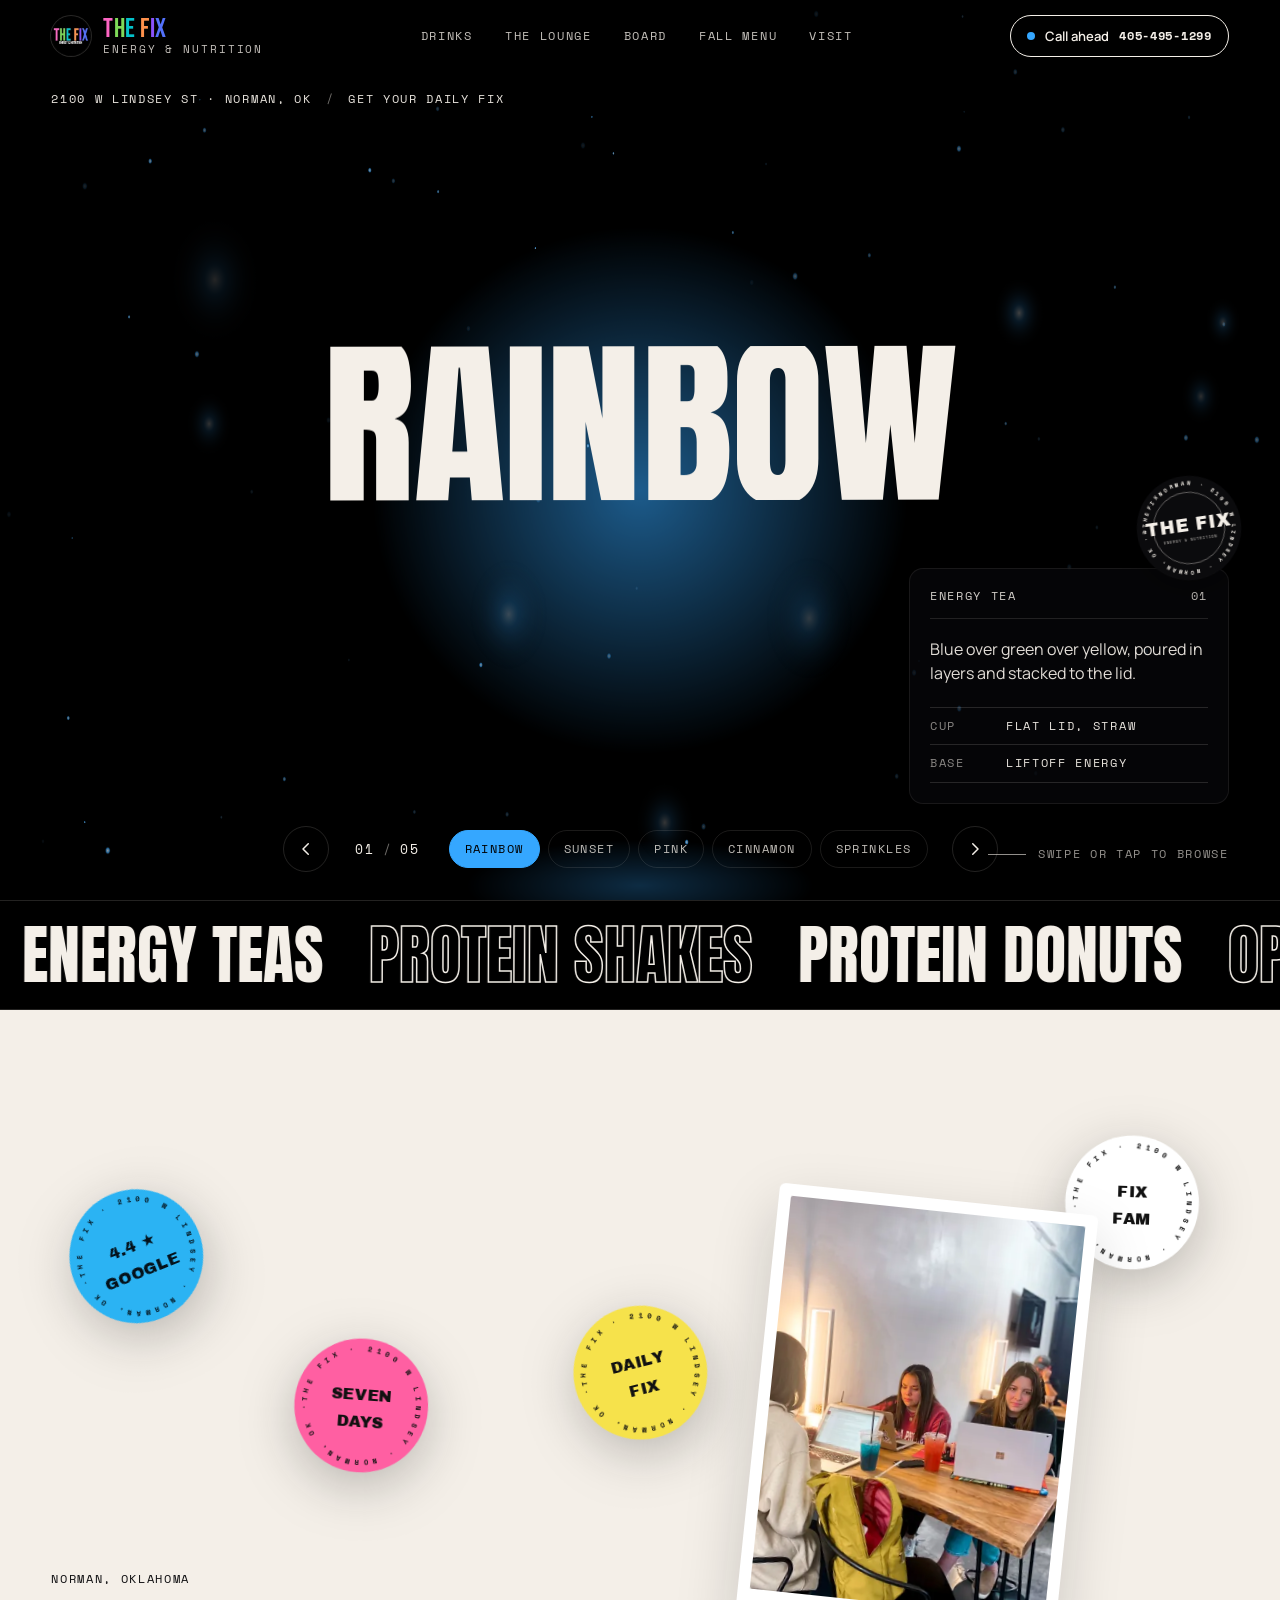
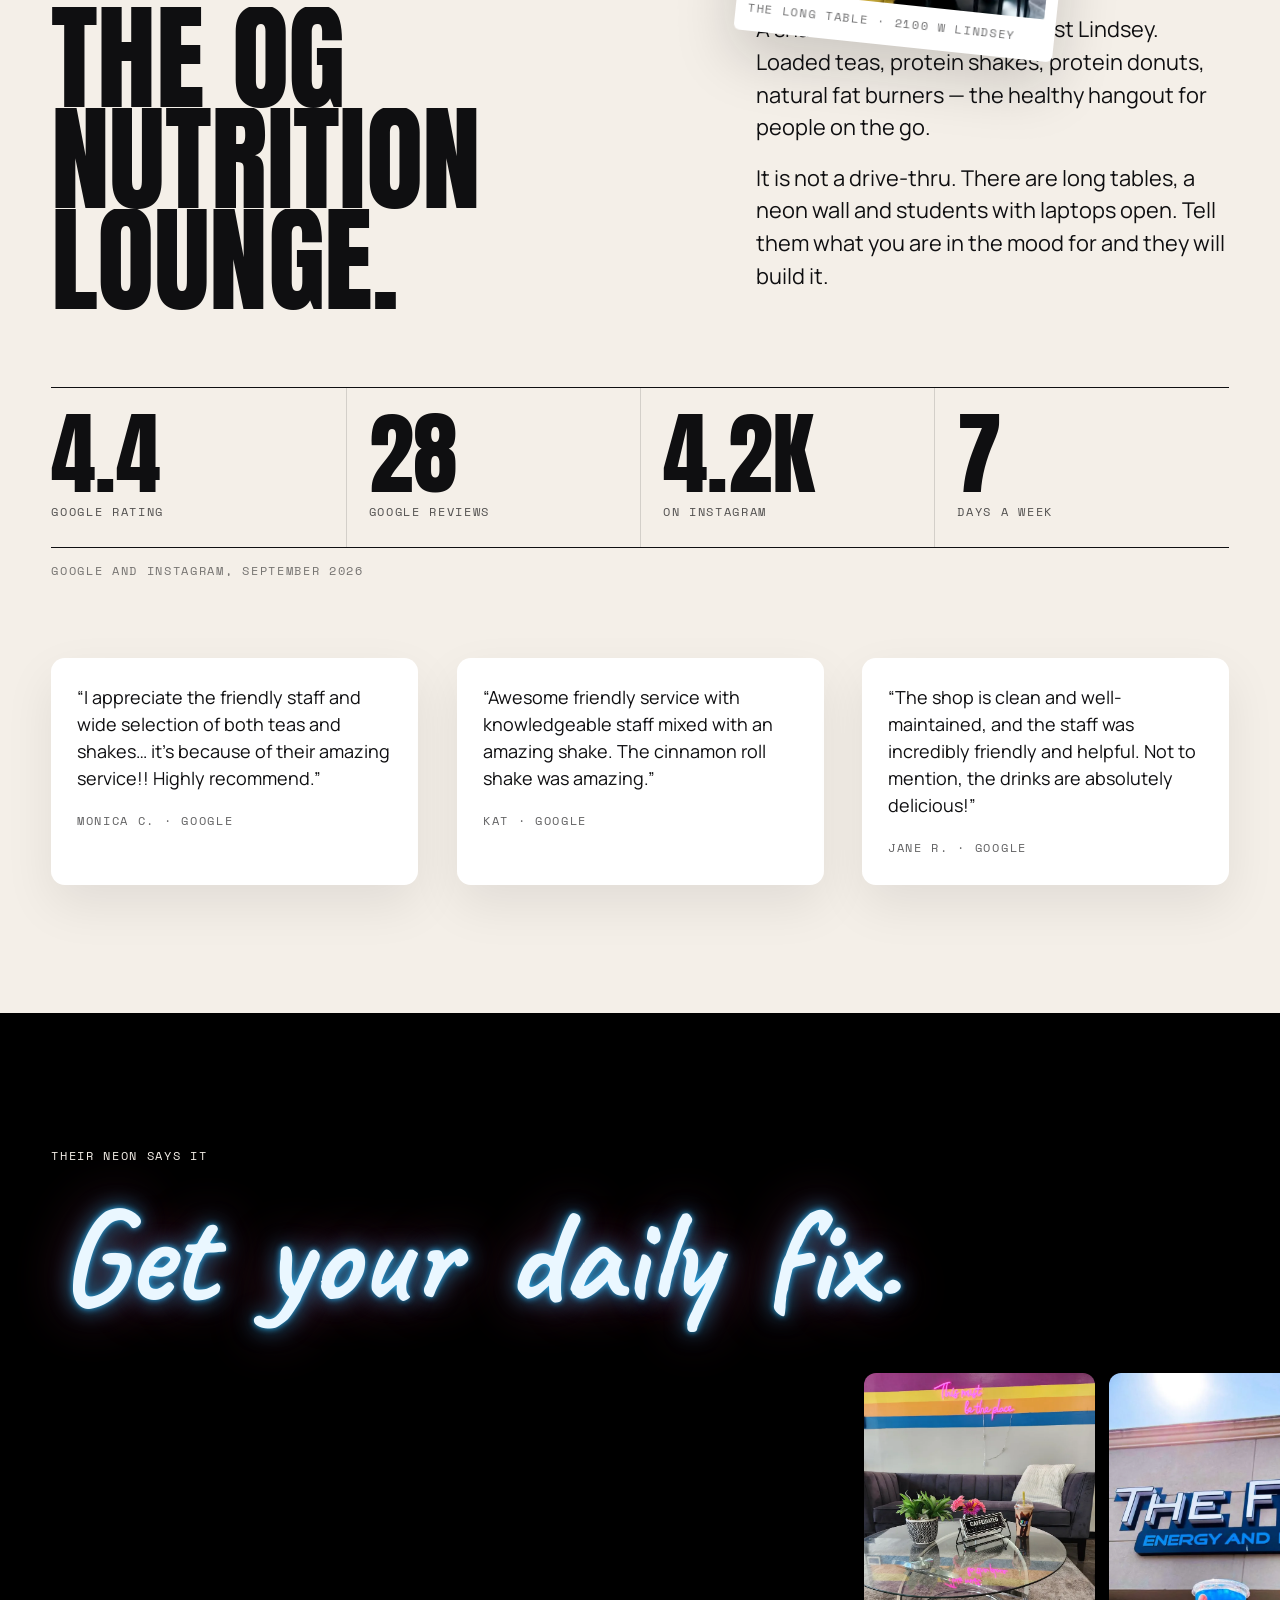
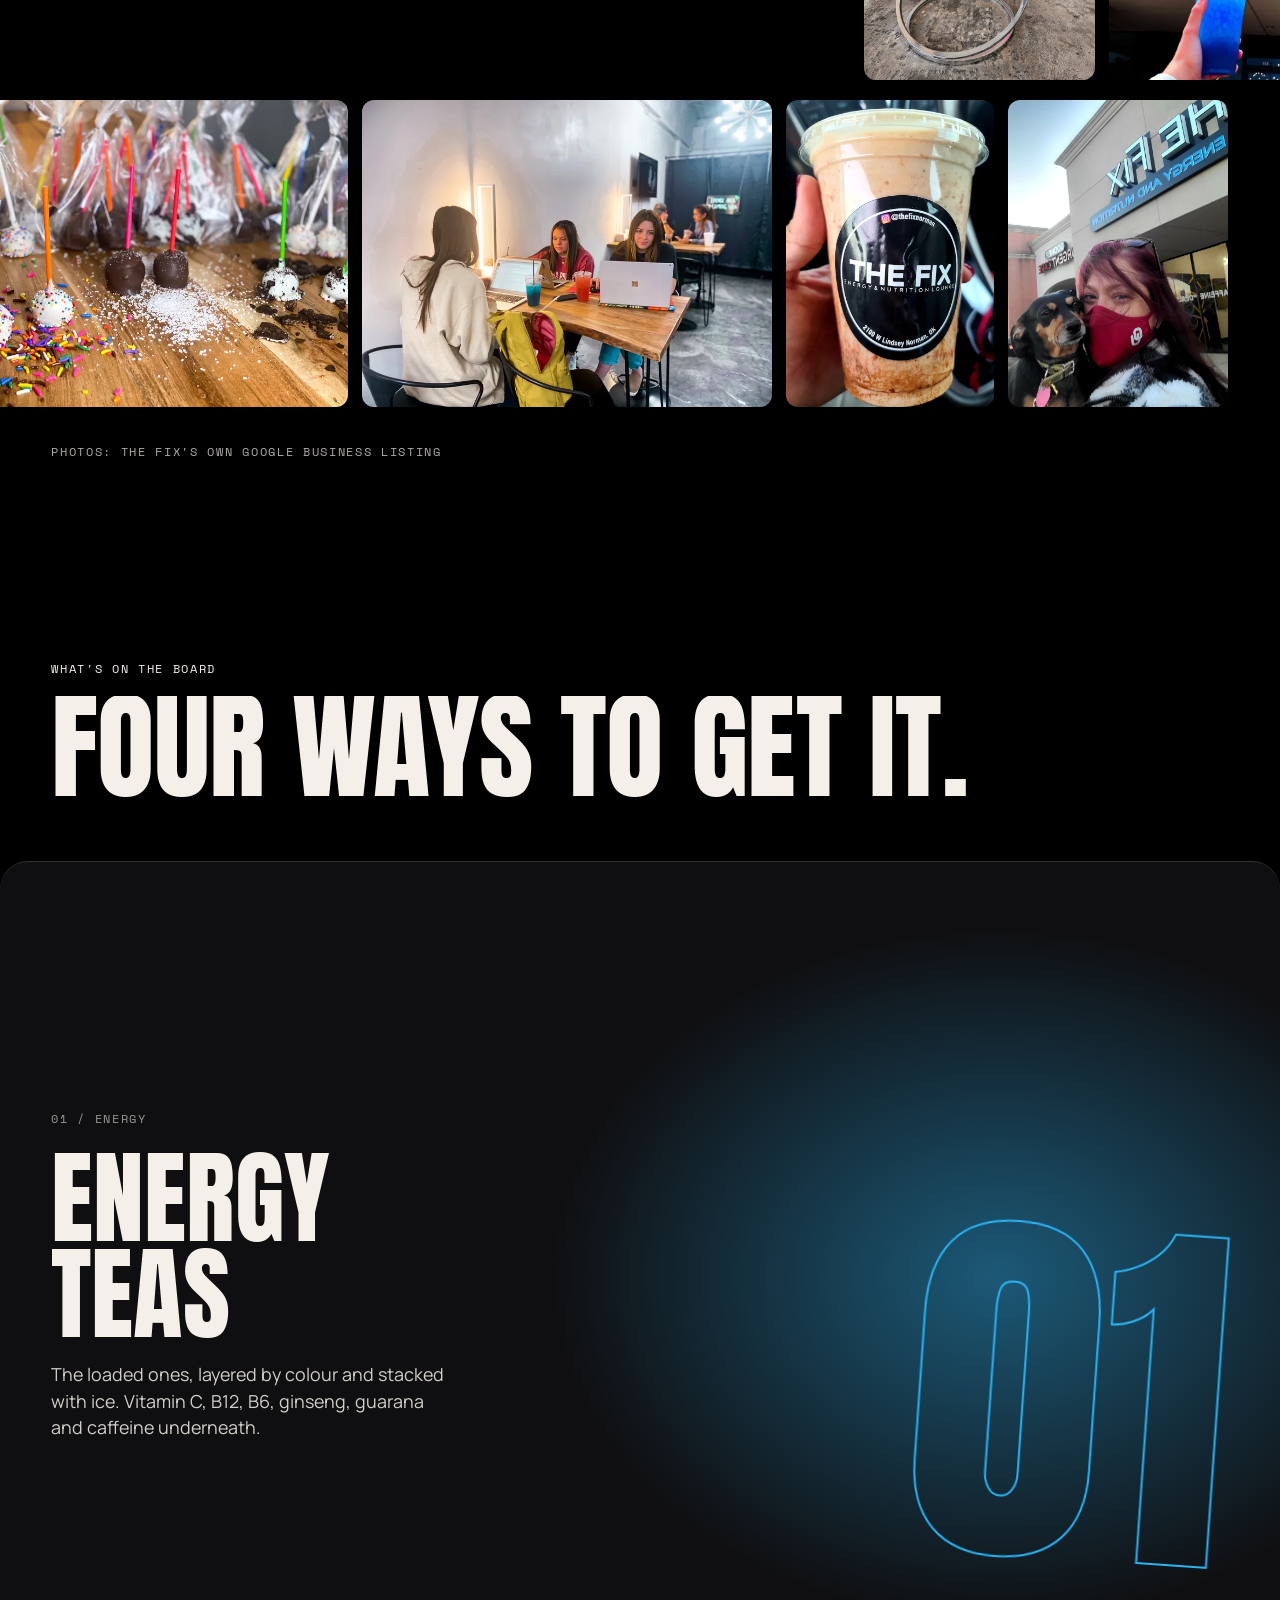
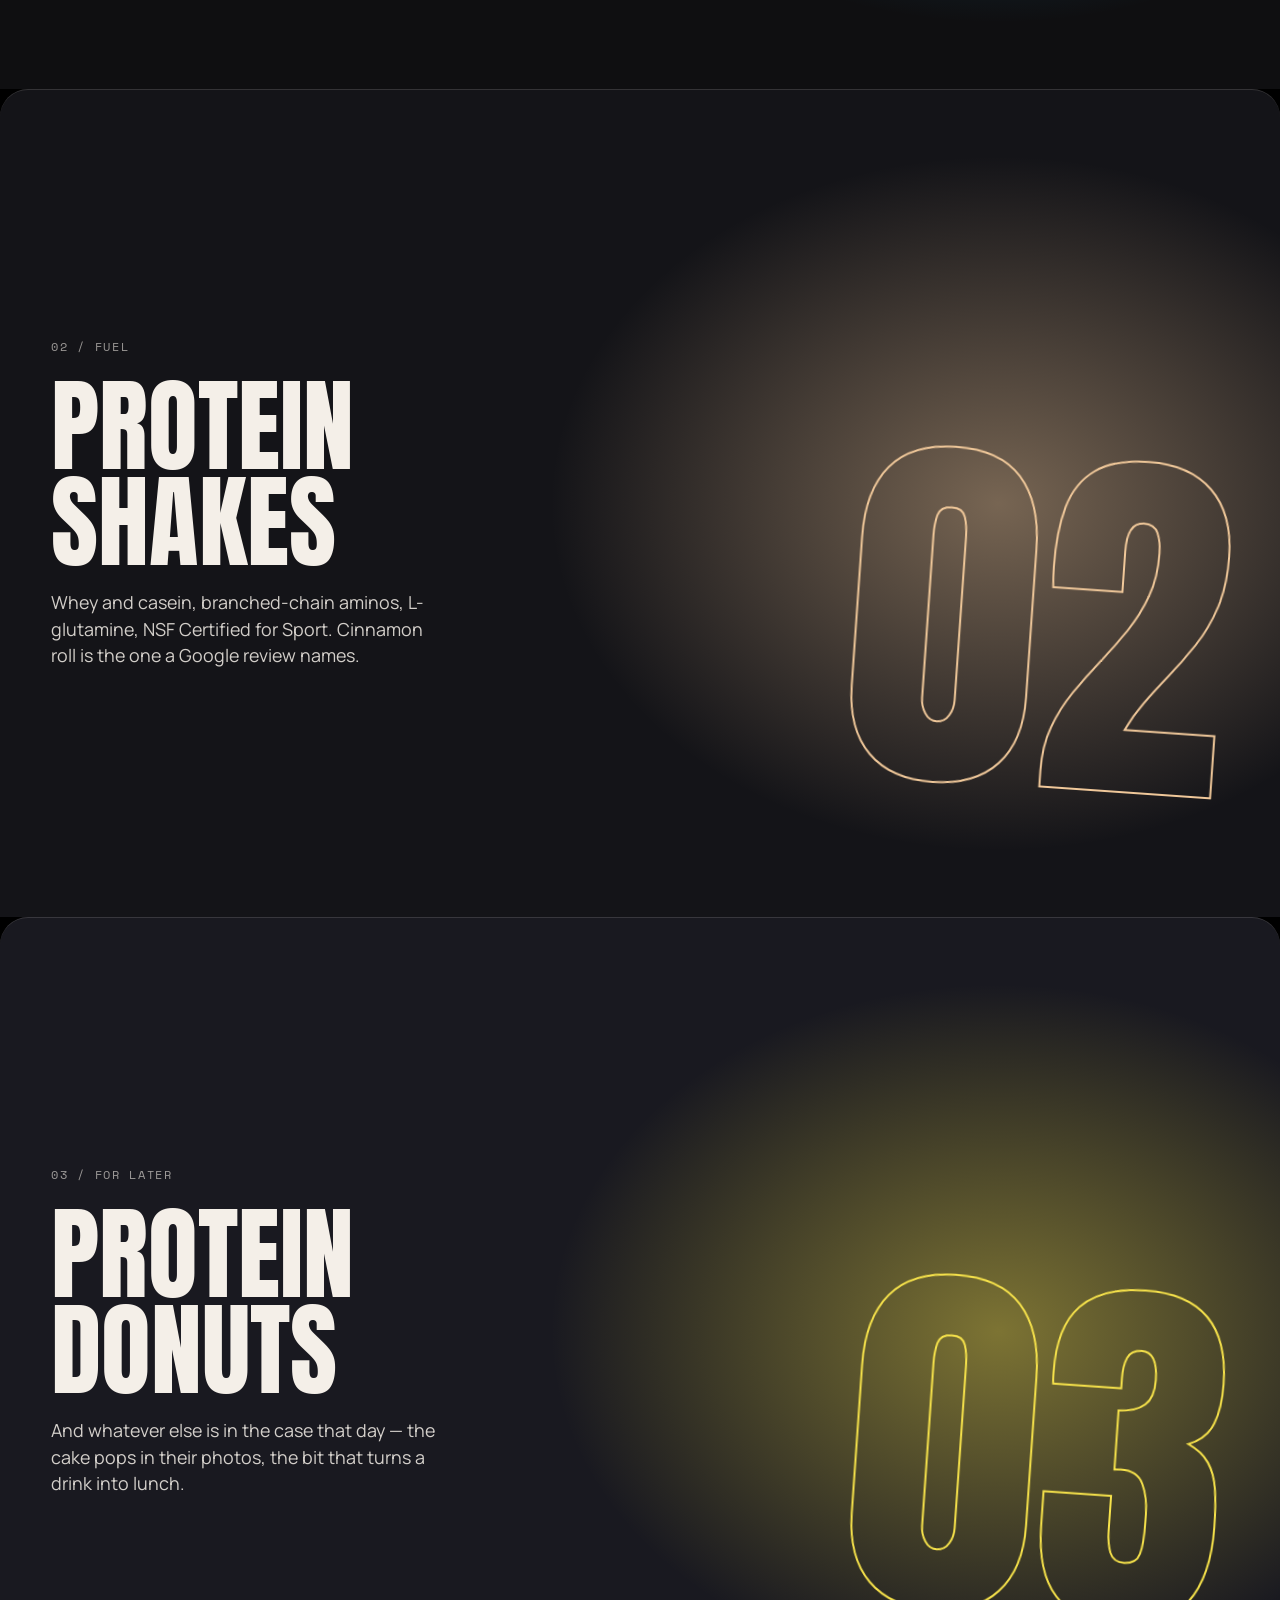
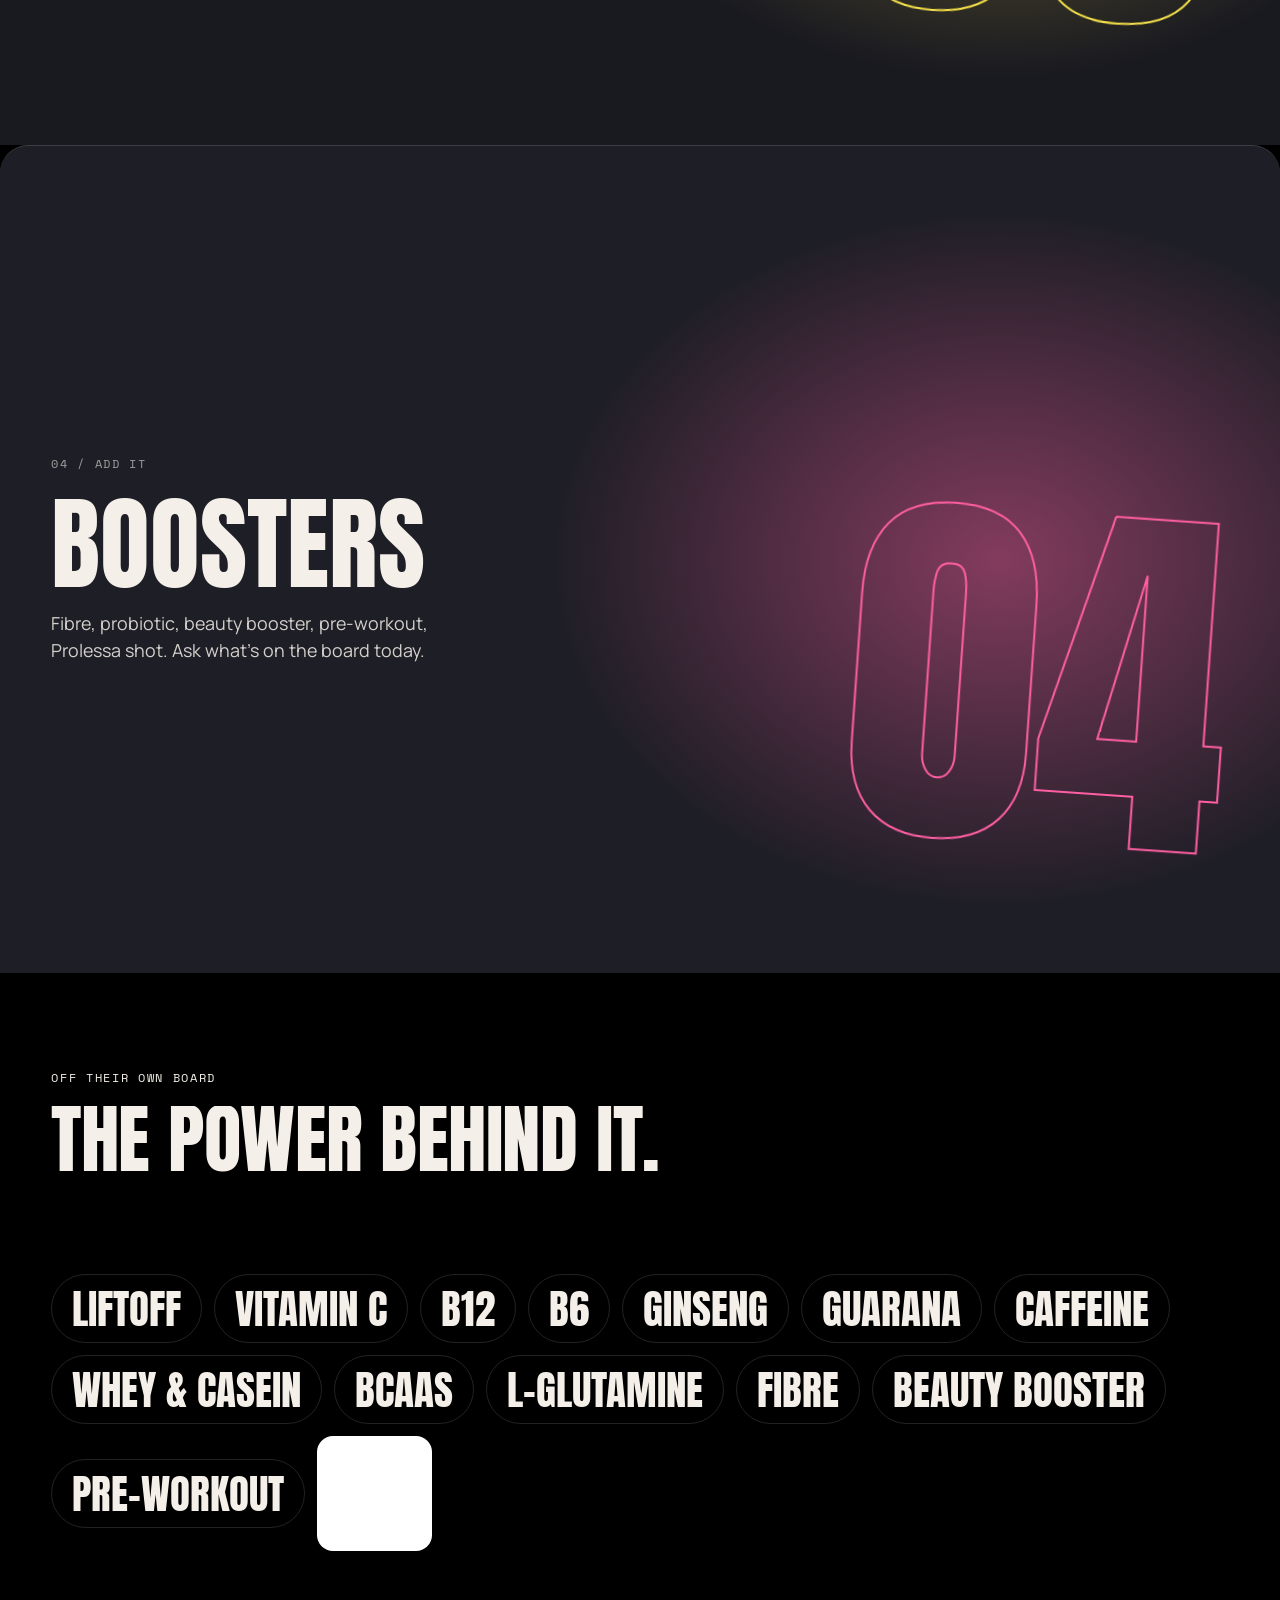
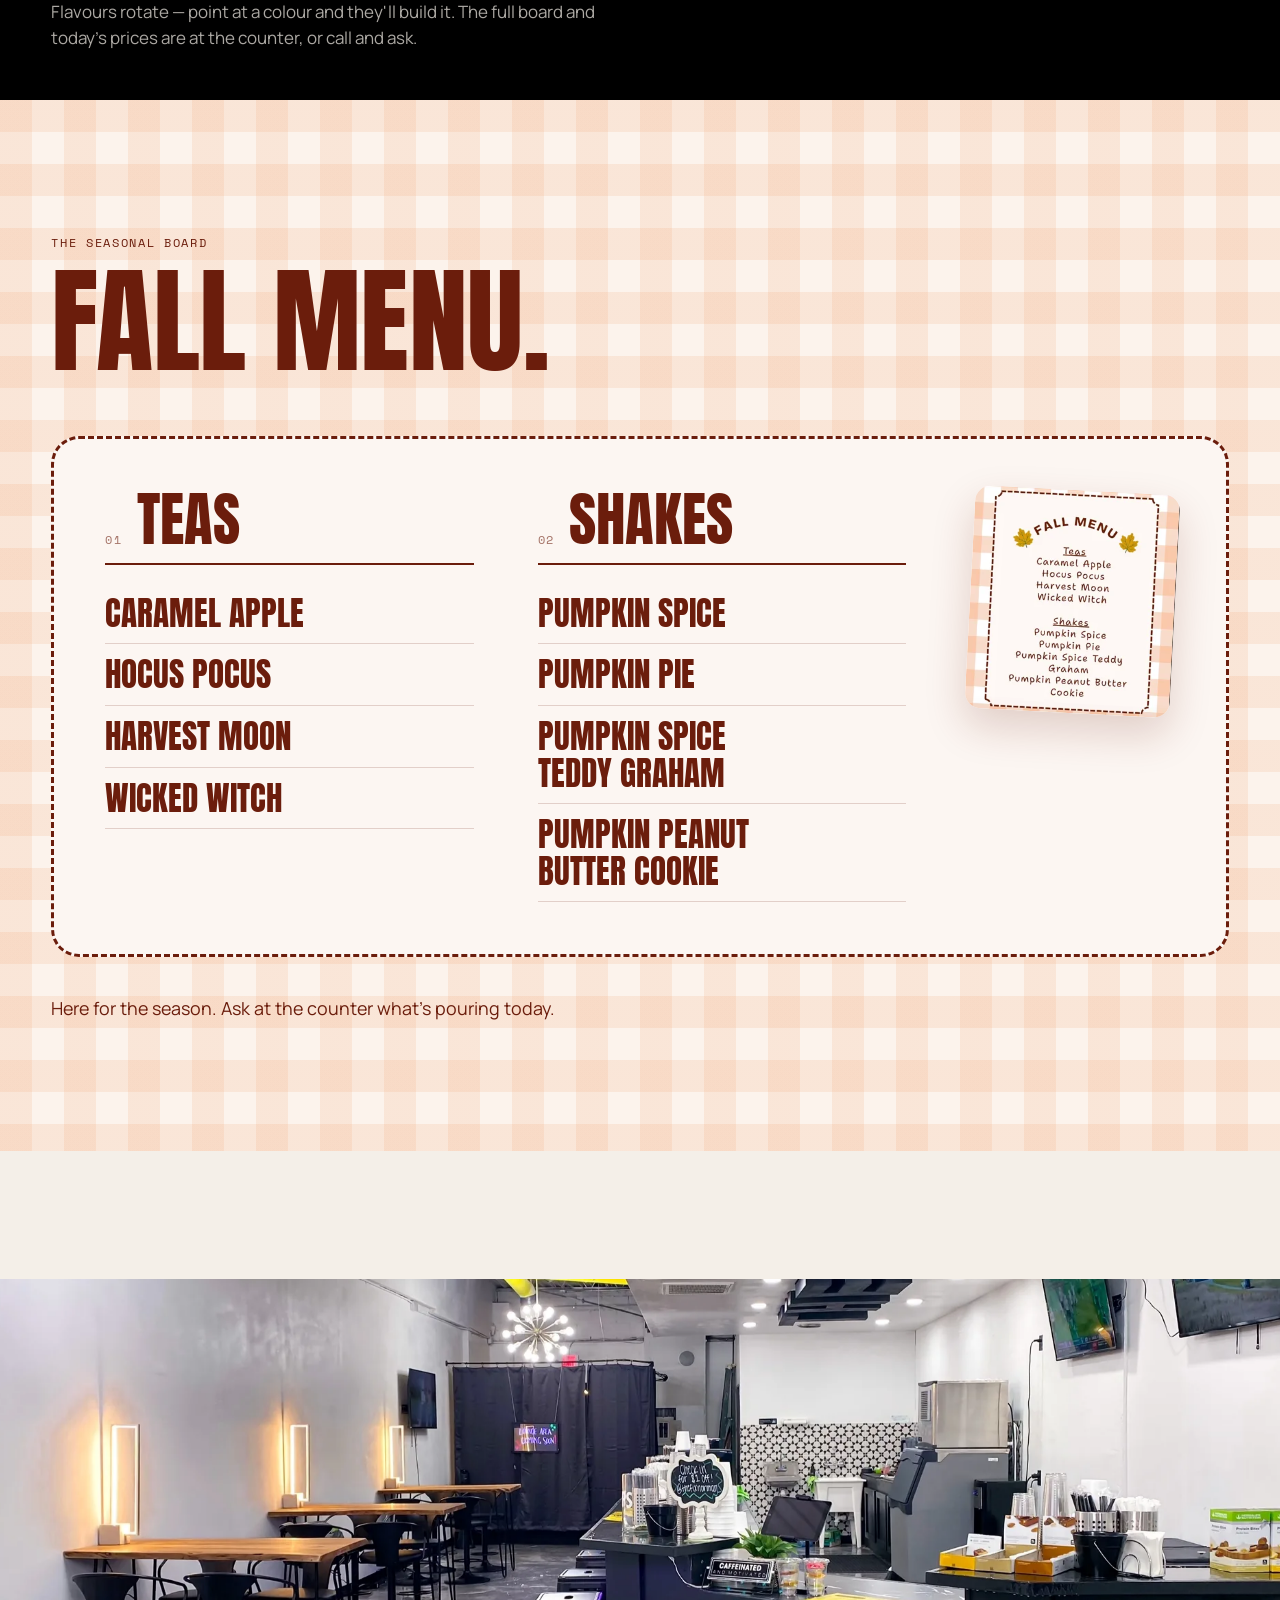
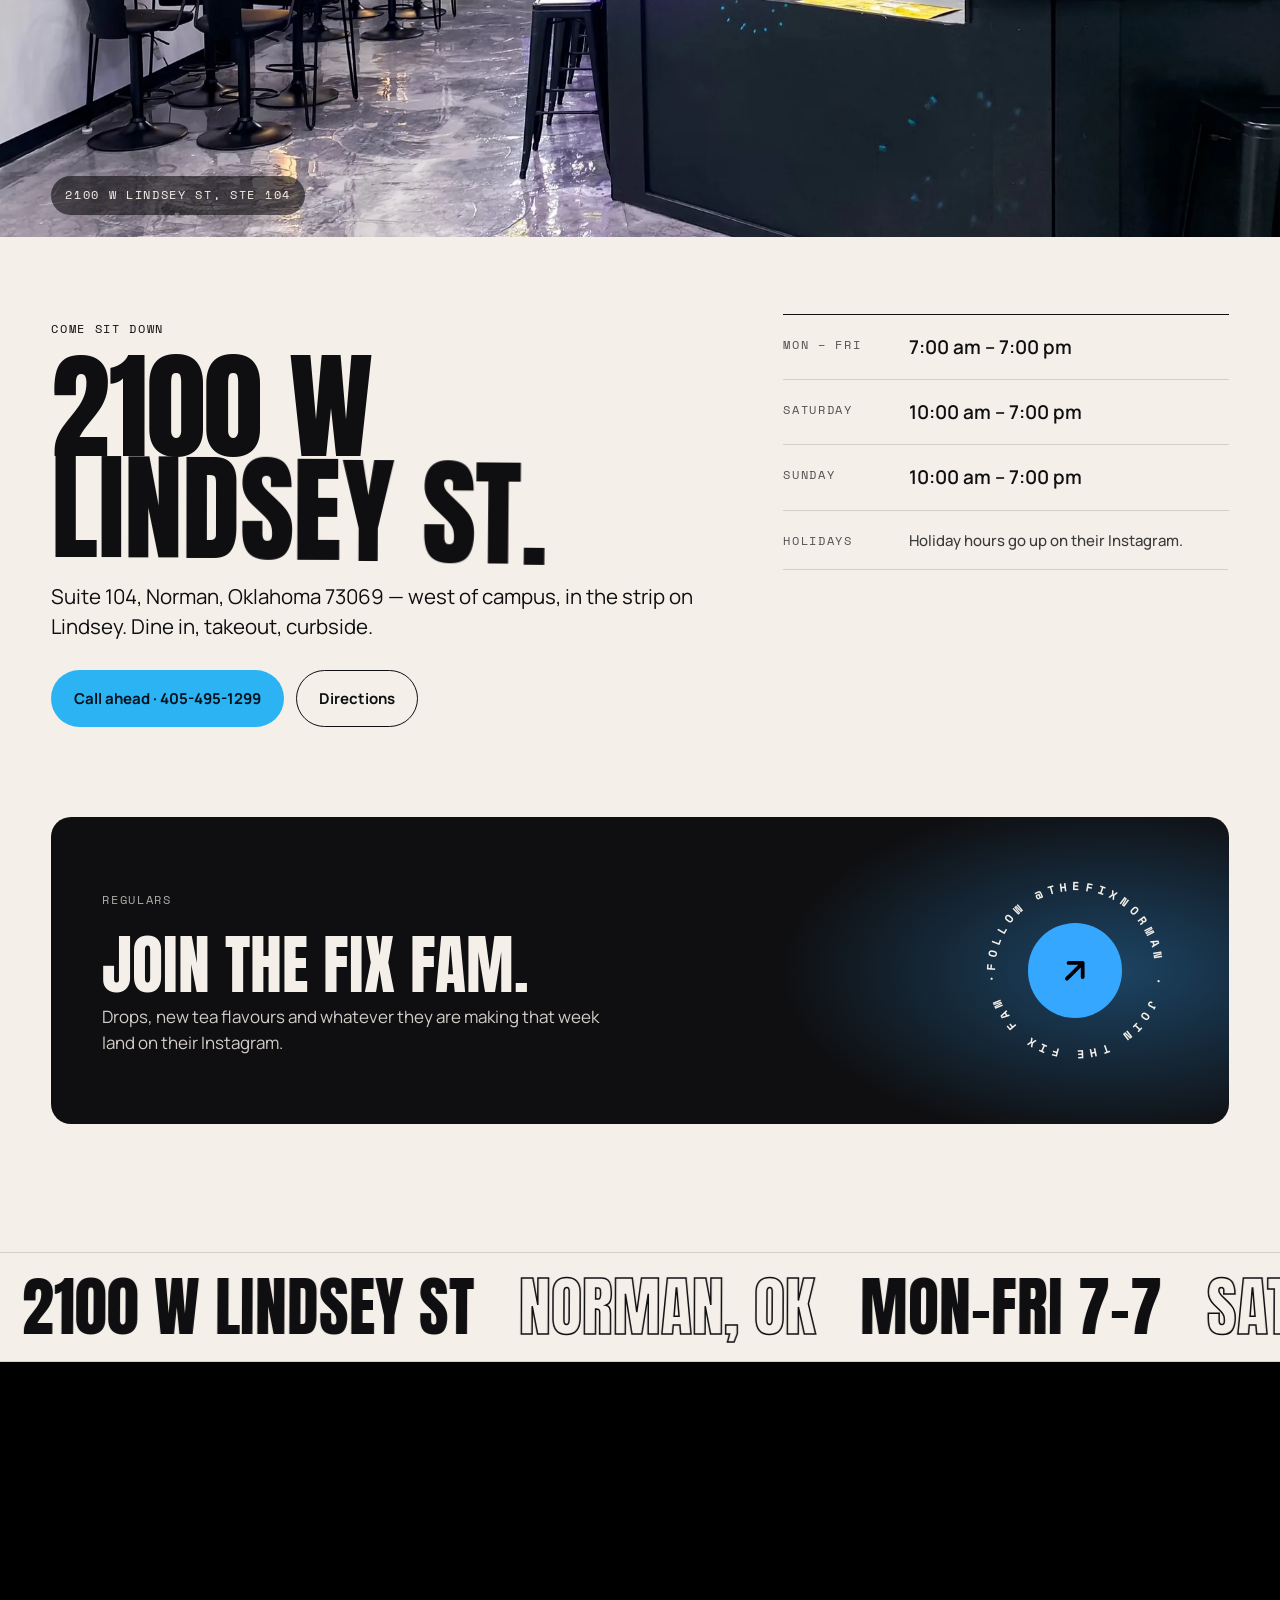
<file: index.html>
<!doctype html>
<html lang="en">
<head>
<meta charset="utf-8">
<meta name="viewport" content="width=device-width, initial-scale=1, viewport-fit=cover">
<title>The Fix Energy &amp; Nutrition Lounge — Norman, OK</title>
<meta name="description" content="The OG nutrition lounge in Norman, Oklahoma. Energy teas, protein shakes, protein donuts and somewhere to sit down. 2100 W Lindsey St, Ste 104. Open seven days.">
<meta property="og:title" content="The Fix Energy &amp; Nutrition Lounge">
<meta property="og:description" content="Energy teas, protein shakes and the lounge to drink them in. 2100 W Lindsey St, Norman, OK.">
<meta property="og:image" content="https://stationonemain-source.github.io/the-fix-norman/img/p/g08.webp">
<meta property="og:url" content="https://stationonemain-source.github.io/the-fix-norman/">
<meta name="twitter:card" content="summary_large_image">
<meta name="theme-color" content="#000000">
<link rel="icon" type="image/png" href="img/favicon-64.png">
<link rel="apple-touch-icon" href="img/apple-touch-icon.png">
<link rel="preconnect" href="https://fonts.googleapis.com">
<link rel="preconnect" href="https://fonts.gstatic.com" crossorigin>
<link href="https://fonts.googleapis.com/css2?family=Anton&family=Bebas+Neue&family=Archivo+Black&family=Caveat:wght@600;700&family=Manrope:wght@400;500;600;700&family=Space+Mono:wght@400;700&display=swap" rel="stylesheet">
<link rel="preload" as="image" href="img/01-cup.webp?v=202609241107">
<link rel="stylesheet" href="css/site.css?v=202609241107">
</head>
<body>

<div id="loadbar" aria-hidden="true"><i></i></div>

<header id="top" class="top">
  <a class="lockup" href="#film" aria-label="The Fix Energy and Nutrition Lounge — top">
    <img class="mark" src="img/logo-128.webp" srcset="img/logo-128.webp 1x, img/logo-256.webp 2x" width="40" height="40" alt="" decoding="async">
    <span class="lockup-text"><b><span class="fx-word" aria-hidden="true"><i style="--lc:#FD65C3">T</i><i style="--lc:#7ED958">H</i><i style="--lc:#03C2CB">E</i> <i style="--lc:#FE914C">F</i><i style="--lc:#8B52FB">I</i><i style="--lc:#5371FB">X</i></span><span class="sr-only">The Fix</span></b><small>Energy &amp; Nutrition</small></span>
  </a>
  <nav class="nav" aria-label="Sections">
    <a href="#film">Drinks</a>
    <a href="#photos">The lounge</a>
    <a href="#menu">Board</a>
    <a href="#fall">Fall menu</a>
    <a href="#visit">Visit</a>
  </nav>
  <a class="order" href="tel:+14054951299"><span class="order-dot" aria-hidden="true"></span>Call ahead <b>405-495-1299</b></a>
</header>

<main>
<h1 class="sr-only">The Fix Energy &amp; Nutrition Lounge — energy teas, protein shakes and protein donuts at 2100 W Lindsey St in Norman, Oklahoma</h1>
<ul class="sr-only">
  <li>Layered energy tea, blue into green into yellow.</li>
  <li>Layered energy tea, red into orange.</li>
  <li>Pink energy tea, "the fix" written on the cup by hand.</li>
  <li>Protein shake, cream, flecked brown, in a cup with The Fix sticker.</li>
  <li>Protein shake under a dome lid, purple with rainbow sprinkles on top.</li>
</ul>

<!-- ============ THE DRINKS — one-screen selector ============ -->
<section id="film" class="film" data-theme="dark" aria-label="The drinks — browse what they pour">
  <div id="stage" class="stage">
    <div class="glow" aria-hidden="true"></div>
    <div class="shadow" aria-hidden="true"></div>
    <canvas class="fx fx-back" aria-hidden="true"></canvas>

    <div class="titles" aria-hidden="true">
      <div class="title is-vis" data-i="0" style="--fs:15vw;--fs-m:23vw"><span class="ln"><span>Rainbow</span></span></div>
      <div class="title" data-i="1" style="--fs:16vw;--fs-m:25vw"><span class="ln"><span>Sunset</span></span></div>
      <div class="title" data-i="2" style="--fs:18vw;--fs-m:27vw"><span class="ln"><span>Pink</span></span></div>
      <div class="title" data-i="3" style="--fs:13vw;--fs-m:21vw"><span class="ln"><span>Cinnamon</span></span></div>
      <div class="title" data-i="4" style="--fs:13.5vw;--fs-m:21vw"><span class="ln"><span>Sprinkles</span></span></div>
    </div>

    <div class="rig" aria-hidden="true">
      <div class="slot is-vis" data-i="0"><picture><source media="(max-width:820px)" srcset="img/01-cup-m.webp?v=202609241107"><img class="poster" src="img/01-cup.webp?v=202609241107" alt="" decoding="async" fetchpriority="high"></picture></div>
      <div class="slot" data-i="1"><picture><source media="(max-width:820px)" srcset="img/02-cup-m.webp?v=202609241107"><img class="poster" src="img/02-cup.webp?v=202609241107" alt="" decoding="async" loading="lazy"></picture></div>
      <div class="slot" data-i="2"><picture><source media="(max-width:820px)" srcset="img/03-cup-m.webp?v=202609241107"><img class="poster" src="img/03-cup.webp?v=202609241107" alt="" decoding="async" loading="lazy"></picture></div>
      <div class="slot" data-i="3"><picture><source media="(max-width:820px)" srcset="img/04-cup-m.webp?v=202609241107"><img class="poster" src="img/04-cup.webp?v=202609241107" alt="" decoding="async" loading="lazy"></picture></div>
      <div class="slot" data-i="4"><picture><source media="(max-width:820px)" srcset="img/05-cup-m.webp?v=202609241107"><img class="poster" src="img/05-cup.webp?v=202609241107" alt="" decoding="async" loading="lazy"></picture></div>
    </div>

    <canvas class="fx fx-front" aria-hidden="true"></canvas>

    <div class="eyebrow mono"><span>2100 W Lindsey St · Norman, OK</span><span class="sep">/</span><span>Get your daily fix</span></div>

    <div class="huds" aria-hidden="true">
      <div class="hud is-vis" data-i="0">
        <div class="hud-head mono"><span>Energy tea</span><span>01</span></div>
        <p class="hud-note">Blue over green over yellow, poured in layers and stacked to the lid.</p>
        <dl class="specs mono">
          <div><dt>Cup</dt><dd>Flat lid, straw</dd></div>
          <div><dt>Base</dt><dd>Liftoff energy</dd></div>
        </dl>
        <svg class="sticker" viewBox="0 0 160 160" aria-hidden="true"><defs><path id="r0" d="M80 80m-62 0a62 62 0 1 1 124 0a62 62 0 1 1-124 0"/></defs><circle class="disc" cx="80" cy="80" r="76"/><circle class="hair" cx="80" cy="80" r="52"/><g class="rim"><text textLength="386" lengthAdjust="spacing"><textPath href="#r0">@THEFIXNORMAN · 2100 W LINDSEY · NORMAN, OK ·</textPath></text></g><text class="slogan" x="80" y="84">THE FIX</text><text class="sub" x="80" y="99">ENERGY &amp; NUTRITION</text></svg>
      </div>
      <div class="hud" data-i="1">
        <div class="hud-head mono"><span>Energy tea</span><span>02</span></div>
        <p class="hud-note">Red falling into orange. The one that photographs itself.</p>
        <dl class="specs mono">
          <div><dt>Cup</dt><dd>Flat lid, straw</dd></div>
          <div><dt>Base</dt><dd>Liftoff energy</dd></div>
        </dl>
        <svg class="sticker" viewBox="0 0 160 160" aria-hidden="true"><defs><path id="r1" d="M80 80m-62 0a62 62 0 1 1 124 0a62 62 0 1 1-124 0"/></defs><circle class="disc" cx="80" cy="80" r="76"/><circle class="hair" cx="80" cy="80" r="52"/><g class="rim"><text textLength="386" lengthAdjust="spacing"><textPath href="#r1">@THEFIXNORMAN · 2100 W LINDSEY · NORMAN, OK ·</textPath></text></g><text class="slogan" x="80" y="84">THE FIX</text><text class="sub" x="80" y="99">ENERGY &amp; NUTRITION</text></svg>
      </div>
      <div class="hud" data-i="2">
        <div class="hud-head mono"><span>Energy tea</span><span>03</span></div>
        <p class="hud-note">Bright pink, iced to the top, "the fix ♡" written on the side in marker.</p>
        <dl class="specs mono">
          <div><dt>Cup</dt><dd>Written by hand</dd></div>
          <div><dt>Base</dt><dd>Liftoff energy</dd></div>
        </dl>
        <svg class="sticker" viewBox="0 0 160 160" aria-hidden="true"><defs><path id="r2" d="M80 80m-62 0a62 62 0 1 1 124 0a62 62 0 1 1-124 0"/></defs><circle class="disc" cx="80" cy="80" r="76"/><circle class="hair" cx="80" cy="80" r="52"/><g class="rim"><text textLength="386" lengthAdjust="spacing"><textPath href="#r2">@THEFIXNORMAN · 2100 W LINDSEY · NORMAN, OK ·</textPath></text></g><text class="slogan" x="80" y="84">THE FIX</text><text class="sub" x="80" y="99">ENERGY &amp; NUTRITION</text></svg>
      </div>
      <div class="hud" data-i="3">
        <div class="hud-head mono"><span>Protein shake</span><span>04</span></div>
        <p class="hud-note">Cream, flecked brown all the way down. The cinnamon roll shake is the one a Google review names.</p>
        <dl class="specs mono">
          <div><dt>Cup</dt><dd>The Fix sticker</dd></div>
          <div><dt>Build</dt><dd>Rebuild protein</dd></div>
        </dl>
        <svg class="sticker" viewBox="0 0 160 160" aria-hidden="true"><defs><path id="r3" d="M80 80m-62 0a62 62 0 1 1 124 0a62 62 0 1 1-124 0"/></defs><circle class="disc" cx="80" cy="80" r="76"/><circle class="hair" cx="80" cy="80" r="52"/><g class="rim"><text textLength="386" lengthAdjust="spacing"><textPath href="#r3">@THEFIXNORMAN · 2100 W LINDSEY · NORMAN, OK ·</textPath></text></g><text class="slogan" x="80" y="84">THE FIX</text><text class="sub" x="80" y="99">ENERGY &amp; NUTRITION</text></svg>
      </div>
      <div class="hud" data-i="4">
        <div class="hud-head mono"><span>Protein shake</span><span>05</span></div>
        <p class="hud-note">Purple under a dome lid, rainbow sprinkles across the top. Dessert that counts as lunch.</p>
        <dl class="specs mono">
          <div><dt>Cup</dt><dd>Dome lid</dd></div>
          <div><dt>Build</dt><dd>Rebuild protein</dd></div>
        </dl>
        <svg class="sticker" viewBox="0 0 160 160" aria-hidden="true"><defs><path id="r4" d="M80 80m-62 0a62 62 0 1 1 124 0a62 62 0 1 1-124 0"/></defs><circle class="disc" cx="80" cy="80" r="76"/><circle class="hair" cx="80" cy="80" r="52"/><g class="rim"><text textLength="386" lengthAdjust="spacing"><textPath href="#r4">@THEFIXNORMAN · 2100 W LINDSEY · NORMAN, OK ·</textPath></text></g><text class="slogan" x="80" y="84">THE FIX</text><text class="sub" x="80" y="99">ENERGY &amp; NUTRITION</text></svg>
      </div>
    </div>

    <nav class="selector" aria-label="Choose a drink">
      <button class="arrow prev" type="button" aria-label="Previous drink"><svg viewBox="0 0 24 24" fill="none" stroke="currentColor" stroke-width="2" stroke-linecap="round" stroke-linejoin="round"><path d="M15 5l-7 7 7 7"/></svg></button>
      <div class="counter mono"><span id="cur">01</span><span class="slash">/</span><span>05</span></div>
      <div class="dchips" role="tablist" aria-label="Drinks"><button class="dchip is-on" type="button" role="tab" aria-selected="true" data-go="0">Rainbow</button><button class="dchip" type="button" role="tab" aria-selected="false" data-go="1">Sunset</button><button class="dchip" type="button" role="tab" aria-selected="false" data-go="2">Pink</button><button class="dchip" type="button" role="tab" aria-selected="false" data-go="3">Cinnamon</button><button class="dchip" type="button" role="tab" aria-selected="false" data-go="4">Sprinkles</button></div>
      <button class="arrow next" type="button" aria-label="Next drink"><svg viewBox="0 0 24 24" fill="none" stroke="currentColor" stroke-width="2" stroke-linecap="round" stroke-linejoin="round"><path d="M9 5l7 7-7 7"/></svg></button>
    </nav>

    <div class="hint mono" aria-hidden="true"><span class="hint-line"></span><span>Swipe or tap to browse</span></div>
  </div>
</section>

<div class="ticker" data-theme="dark" aria-hidden="true"><div class="ticker-skew"><div class="ticker-row">
  <span>Energy teas</span><span class="o">Protein shakes</span><span>Protein donuts</span><span class="o">Open 7 days</span><span>Your local caffeine dealer</span><span class="o">2100 W Lindsey</span>
  <span>Energy teas</span><span class="o">Protein shakes</span><span>Protein donuts</span><span class="o">Open 7 days</span><span>Your local caffeine dealer</span><span class="o">2100 W Lindsey</span>
</div></div></div>

<!-- ============ STORY ============ -->
<section id="story" class="story" data-theme="light">
  <div class="bomb" aria-hidden="true"></div>
  <div class="wrap">
    <div class="story-grid">
      <div>
        <span class="kicker mono reveal">Norman, Oklahoma</span>
        <h2 class="h-display" data-words>The OG nutrition lounge.</h2>
      </div>
      <div class="story-copy reveal">
        <figure class="polaroid"><img src="img/p/g07-s.webp" alt="Students working at the long wooden table inside The Fix" loading="lazy" decoding="async"><figcaption class="mono">The long table · 2100 W Lindsey</figcaption></figure>
        <p>A shake and energy bar on West Lindsey. Loaded teas, protein shakes, protein donuts, natural fat burners — the healthy hangout for people on the go.</p>
        <p>It is not a drive-thru. There are long tables, a neon wall and students with laptops open. Tell them what you are in the mood for and they will build it.</p>
      </div>
    </div>
    <ul class="proof reveal">
      <li><b data-count="4.4" data-dec="1">0.0</b><span class="mono">Google rating</span></li>
      <li><b data-count="28">0</b><span class="mono">Google reviews</span></li>
      <li><b data-count="4.2" data-dec="1" data-suffix="K">0.0K</b><span class="mono">On Instagram</span></li>
      <li><b data-count="7">0</b><span class="mono">Days a week</span></li>
    </ul>
    <p class="proof-note mono">Google and Instagram, September 2026</p>
    <ul class="quotes">
      <li class="quote"><p>&ldquo;I appreciate the friendly staff and wide selection of both teas and shakes… it&rsquo;s because of their amazing service!! Highly recommend.&rdquo;</p><cite class="mono">Monica C. · Google</cite></li>
      <li class="quote"><p>&ldquo;Awesome friendly service with knowledgeable staff mixed with an amazing shake. The cinnamon roll shake was amazing.&rdquo;</p><cite class="mono">kat · Google</cite></li>
      <li class="quote"><p>&ldquo;The shop is clean and well-maintained, and the staff was incredibly friendly and helpful. Not to mention, the drinks are absolutely delicious!&rdquo;</p><cite class="mono">jane R. · Google</cite></li>
    </ul>
  </div>
</section>

<!-- ============ THE LOUNGE — their own photos ============ -->
<section id="photos" class="sipup" data-theme="dark" aria-label="Photos from The Fix">
  <div class="wrap sipup-head">
    <span class="kicker mono reveal">Their neon says it</span>
    <h2 class="h-display" data-words>Get your daily fix.</h2>
  </div>
  <div class="strip" data-dir="-1" aria-label="Photos of The Fix, row one">
    <div class="strip-row">
      <img src="img/p/g08-s.webp" alt="Two layered teas held up together, red into orange and blue into green into yellow" loading="lazy" decoding="async">
      <img src="img/p/g09-s.webp" alt="A sprinkled shake in front of the get your daily FIX neon sign" loading="lazy" decoding="async">
      <img src="img/p/g06-s.webp" alt="A green tea held up outside the storefront under THE FIX sign" loading="lazy" decoding="async">
      <img src="img/p/g12-s.webp" alt="The lounge corner: couch, glass table and the striped mural" loading="lazy" decoding="async">
      <img src="img/p/fbcover-s.webp" alt="A blue tea held up under THE FIX sign on a sunny day" loading="lazy" decoding="async">
    </div>
  </div>
  <div class="strip" data-dir="1" aria-label="Photos of The Fix, row two">
    <div class="strip-row">
      <img src="img/p/g03-s.webp" alt="A pink tea on the counter with the fix written on the cup" loading="lazy" decoding="async">
      <img src="img/p/g02-s.webp" alt="Chocolate and white cake pops covered in sprinkles" loading="lazy" decoding="async">
      <img src="img/p/g07-s.webp" alt="Students on laptops at the long wooden table" loading="lazy" decoding="async">
      <img src="img/p/g04-s.webp" alt="A cinnamon protein shake in a cup with The Fix sticker" loading="lazy" decoding="async">
      <img src="img/p/g05-s.webp" alt="A regular and her dog outside under the storefront sign" loading="lazy" decoding="async">
    </div>
  </div>
  <p class="sipup-note mono">Photos: The Fix's own Google Business listing</p>
</section>

<!-- ============ THE BOARD — stacking cards ============ -->
<section id="menu" class="board" data-theme="dark">
  <div class="wrap sec-head">
    <span class="kicker mono reveal">What's on the board</span>
    <h2 class="h-display" data-words>Four ways to get it.</h2>
  </div>
  <div class="stack">
    <article class="family" style="--c:#2BB3F3"><div class="fam-copy"><span class="mono">01 / Energy</span><h3>Energy Teas</h3><p>The loaded ones, layered by colour and stacked with ice. Vitamin C, B12, B6, ginseng, guarana and caffeine underneath.</p></div><div class="fam-n" aria-hidden="true">01</div></article>
    <article class="family" style="--c:#F0C89A"><div class="fam-copy"><span class="mono">02 / Fuel</span><h3>Protein Shakes</h3><p>Whey and casein, branched-chain aminos, L-glutamine, NSF Certified for Sport. Cinnamon roll is the one a Google review names.</p></div><div class="fam-n" aria-hidden="true">02</div></article>
    <article class="family" style="--c:#F6E24B"><div class="fam-copy"><span class="mono">03 / For later</span><h3>Protein Donuts</h3><p>And whatever else is in the case that day — the cake pops in their photos, the bit that turns a drink into lunch.</p></div><div class="fam-n" aria-hidden="true">03</div></article>
    <article class="family" style="--c:#FF5FA2"><div class="fam-copy"><span class="mono">04 / Add it</span><h3>Boosters</h3><p>Fibre, probiotic, beauty booster, pre-workout, Prolessa shot. Ask what's on the board today.</p></div><div class="fam-n" aria-hidden="true">04</div></article>
  </div>
  <div class="wrap flavors">
    <div class="sec-head"><span class="kicker mono reveal">Off their own board</span><h3 class="h-display h-sm" data-words>The power behind it.</h3></div>
    <ul class="flavor-wall" aria-label="What goes into the drinks, from The Fix's own menu board">
      <li class="chip" style="--c:#2BB3F3">Liftoff</li>
      <li class="chip" style="--c:#F6E24B">Vitamin C</li>
      <li class="chip" style="--c:#FF5FA2">B12</li>
      <li class="chip" style="--c:#7ED957">B6</li>
      <li class="chip" style="--c:#FFA53B">Ginseng</li>
      <li class="chip" style="--c:#2BB3F3">Guarana</li>
      <li class="chip" style="--c:#FF5A2B">Caffeine</li>
      <li class="chip" style="--c:#F0C89A">Whey &amp; casein</li>
      <li class="chip" style="--c:#A98BFF">BCAAs</li>
      <li class="chip" style="--c:#7ED957">L-glutamine</li>
      <li class="chip" style="--c:#F6E24B">Fibre</li>
      <li class="chip" style="--c:#FF5FA2">Beauty booster</li>
      <li class="chip" style="--c:#2BB3F3">Pre-workout</li>
      <li class="chip chip-photo"><a href="img/p/g13.webp" target="_blank" rel="noopener" aria-label="Open their menu board photo full size"><img src="img/p/g13-s.webp" alt="The Fix menu board: The Power behind Liftoff, the Prolessa shot and Rebuild protein" loading="lazy" decoding="async"></a></li>
    </ul>
    <p class="board-note">Flavours rotate — point at a colour and they'll build it. The full board and today's prices are at the counter, or call and ask.</p>
  </div>
</section>

<!-- ============ FALL MENU — their own seasonal card ============ -->
<section id="fall" class="fall" data-theme="light" aria-labelledby="fall-h">
  <div class="wrap">
    <div class="sec-head fall-head">
      <span class="kicker mono reveal">The seasonal board</span>
      <h2 id="fall-h" class="h-display" data-words>Fall menu.</h2>
    </div>
    <div class="fall-grid">
      <div class="fall-col">
        <h3 class="fall-cat"><span class="mono">01</span>Teas</h3>
        <ul class="fall-list">
          <li>Caramel Apple</li>
          <li>Hocus Pocus</li>
          <li>Harvest Moon</li>
          <li>Wicked Witch</li>
        </ul>
      </div>
      <div class="fall-col">
        <h3 class="fall-cat"><span class="mono">02</span>Shakes</h3>
        <ul class="fall-list">
          <li>Pumpkin Spice</li>
          <li>Pumpkin Pie</li>
          <li>Pumpkin Spice Teddy Graham</li>
          <li>Pumpkin Peanut Butter Cookie</li>
        </ul>
      </div>
      <a class="fall-card" href="img/p/fall.webp" target="_blank" rel="noopener" aria-label="Open The Fix's fall menu card full size">
        <img src="img/p/fall-s.webp" width="331" height="360" alt="The Fix fall menu card: four teas and four shakes on orange gingham" loading="lazy" decoding="async">
      </a>
    </div>
    <p class="fall-note">Here for the season. Ask at the counter what's pouring today.</p>
  </div>
</section>

<!-- ============ VISIT ============ -->
<section id="visit" class="visit" data-theme="light">
  <div class="visit-photo" aria-hidden="true"><img src="img/p/g01-w.webp" alt="" decoding="async" loading="lazy"><span class="visit-photo-tag mono">2100 W Lindsey St, Ste 104</span></div>
  <div class="wrap">
    <div class="visit-grid">
      <div>
        <span class="kicker mono reveal">Come sit down</span>
        <h2 class="h-display" data-chars>2100 W Lindsey St.</h2>
        <p class="lede reveal">Suite 104, Norman, Oklahoma 73069 — west of campus, in the strip on Lindsey. Dine in, takeout, curbside.</p>
        <div class="cta-row reveal">
          <a class="btn btn-blue" href="tel:+14054951299">Call ahead · 405-495-1299</a>
          <a class="btn btn-ghost" href="https://www.google.com/maps/search/?api=1&amp;query=The+Fix+Energy+and+Nutrition+Lounge+2100+W+Lindsey+St+Norman+OK" target="_blank" rel="noopener">Directions</a>
        </div>
      </div>
      <dl class="hours">
        <div><dt class="mono">Mon – Fri</dt><dd>7:00 am – 7:00 pm</dd></div>
        <div><dt class="mono">Saturday</dt><dd>10:00 am – 7:00 pm</dd></div>
        <div><dt class="mono">Sunday</dt><dd>10:00 am – 7:00 pm</dd></div>
        <div class="hours-note"><dt class="mono">Holidays</dt><dd>Holiday hours go up on their Instagram.</dd></div>
      </dl>
    </div>
    <div class="ambassador reveal">
      <div>
        <span class="kicker mono">Regulars</span>
        <h3>Join the FIX FAM.</h3>
        <p>Drops, new tea flavours and whatever they are making that week land on their Instagram.</p>
      </div>
      <a class="badge" href="https://www.instagram.com/thefixnorman/" target="_blank" rel="noopener" aria-label="Follow The Fix on Instagram">
        <svg class="ring" viewBox="0 0 200 200" aria-hidden="true"><defs><path id="ringp" d="M100 100m-78 0a78 78 0 1 1 156 0a78 78 0 1 1-156 0"/></defs><text textLength="488" lengthAdjust="spacing"><textPath href="#ringp">FOLLOW @THEFIXNORMAN · JOIN THE FIX FAM ·</textPath></text></svg>
        <span class="core" aria-hidden="true"><svg viewBox="0 0 24 24" fill="none" stroke="currentColor" stroke-width="2.4" stroke-linecap="round" stroke-linejoin="round"><path d="M7 17 17 7M8 7h9v9"/></svg></span>
      </a>
    </div>
  </div>
</section>

<div class="ticker on-bone" data-theme="light" aria-hidden="true"><div class="ticker-skew"><div class="ticker-row">
  <span>2100 W Lindsey St</span><span class="o">Norman, OK</span><span>Mon–Fri 7–7</span><span class="o">Sat–Sun 10–7</span><span>@thefixnorman</span><span class="o">Get your daily fix</span>
  <span>2100 W Lindsey St</span><span class="o">Norman, OK</span><span>Mon–Fri 7–7</span><span class="o">Sat–Sun 10–7</span><span>@thefixnorman</span><span class="o">Get your daily fix</span>
</div></div></div>

<div class="foot-spacer" data-theme="dark" aria-hidden="true"></div>
</main>

<footer class="foot" data-theme="dark">
  <div class="wrap">
    <p class="foot-word" aria-hidden="true"><span class="fx-word"><i style="--lc:#FD65C3">T</i><i style="--lc:#7ED958">H</i><i style="--lc:#03C2CB">E</i> <i style="--lc:#FE914C">F</i><i style="--lc:#8B52FB">I</i><i style="--lc:#5371FB">X</i></span></p>
    <div class="foot-grid">
      <div class="foot-lockup">
        <img class="mark" src="img/logo-128.webp" srcset="img/logo-128.webp 1x, img/logo-256.webp 2x" width="40" height="40" alt="" decoding="async">
        <div><b><span class="fx-word" aria-hidden="true"><i style="--lc:#FD65C3">T</i><i style="--lc:#7ED958">H</i><i style="--lc:#03C2CB">E</i> <i style="--lc:#FE914C">F</i><i style="--lc:#8B52FB">I</i><i style="--lc:#5371FB">X</i></span><span class="sr-only">The Fix</span></b><span>Energy &amp; Nutrition Lounge</span></div>
      </div>
      <address class="mono">2100 W Lindsey St, Ste 104<br>Norman, OK 73069<br><a href="tel:+14054951299">405-495-1299</a></address>
      <ul class="socials">
        <li><a href="https://www.instagram.com/thefixnorman/" target="_blank" rel="noopener" aria-label="Instagram"><svg viewBox="0 0 24 24" fill="currentColor" aria-hidden="true"><path d="M12 2.2c3.2 0 3.6 0 4.8.1 1.2.1 1.8.2 2.2.4.6.2 1 .5 1.4.9.4.4.7.8.9 1.4.2.4.4 1 .4 2.2.1 1.2.1 1.6.1 4.8s0 3.6-.1 4.8c-.1 1.2-.2 1.8-.4 2.2-.2.6-.5 1-.9 1.4-.4.4-.8.7-1.4.9-.4.2-1 .4-2.2.4-1.2.1-1.6.1-4.8.1s-3.6 0-4.8-.1c-1.2-.1-1.8-.2-2.2-.4-.6-.2-1-.5-1.4-.9-.4-.4-.7-.8-.9-1.4-.2-.4-.4-1-.4-2.2C2.2 15.6 2.2 15.2 2.2 12s0-3.6.1-4.8c.1-1.2.2-1.8.4-2.2.2-.6.5-1 .9-1.4.4-.4.8-.7 1.4-.9.4-.2 1-.4 2.2-.4C8.4 2.2 8.8 2.2 12 2.2zm0 1.8c-3.1 0-3.5 0-4.7.1-1.1.1-1.7.2-2.1.4-.5.2-.9.4-1.2.8-.4.4-.6.7-.8 1.2-.2.4-.3 1-.4 2.1C2.8 8.5 2.8 8.9 2.8 12s0 3.5.1 4.7c.1 1.1.2 1.7.4 2.1.2.5.4.9.8 1.2.4.4.7.6 1.2.8.4.2 1 .3 2.1.4 1.2.1 1.6.1 4.7.1s3.5 0 4.7-.1c1.1-.1 1.7-.2 2.1-.4.5-.2.9-.4 1.2-.8.4-.4.6-.7.8-1.2.2-.4.3-1 .4-2.1.1-1.2.1-1.6.1-4.7s0-3.5-.1-4.7c-.1-1.1-.2-1.7-.4-2.1-.2-.5-.4-.9-.8-1.2-.4-.4-.7-.6-1.2-.8-.4-.2-1-.3-2.1-.4C15.5 4 15.1 4 12 4zm0 3.1a4.9 4.9 0 1 1 0 9.8 4.9 4.9 0 0 1 0-9.8zm0 1.8a3.1 3.1 0 1 0 0 6.2 3.1 3.1 0 0 0 0-6.2zm5.2-2.6a1.2 1.2 0 1 1 0 2.4 1.2 1.2 0 0 1 0-2.4z"/></svg></a></li>
        <li><a href="https://www.facebook.com/thefixnorman/" target="_blank" rel="noopener" aria-label="Facebook"><svg viewBox="0 0 24 24" fill="currentColor" aria-hidden="true"><path d="M13.5 22v-8h2.7l.4-3.2h-3.1V8.8c0-.9.3-1.6 1.6-1.6h1.7V4.4c-.3 0-1.3-.1-2.5-.1-2.5 0-4.1 1.5-4.1 4.2v2.3H7.4V14h2.8v8h3.3z"/></svg></a></li>
        <li><a href="mailto:thefixnorman@gmail.com" aria-label="Email The Fix"><svg viewBox="0 0 24 24" fill="currentColor" aria-hidden="true"><path d="M3 5h18a1 1 0 0 1 1 1v12a1 1 0 0 1-1 1H3a1 1 0 0 1-1-1V6a1 1 0 0 1 1-1zm9 8.2 8-5.2H4l8 5.2zM4 17h16V9.9l-8 5.2-8-5.2V17z"/></svg></a></li>
      </ul>
      <p class="foot-legal mono">© 2026 The Fix Energy &amp; Nutrition Lounge · Norman, OK <span class="foot-credit">· Designed and hosted by <a href="https://station.solutions" target="_blank" rel="noopener">Station.Solutions</a></span></p>
    </div>
  </div>
</footer>

<script src="js/vendor/gsap.min.js?v=202609241107"></script>
<script src="js/vendor/ScrollTrigger.min.js?v=202609241107"></script>
<script src="js/vendor/lenis.min.js?v=202609241107"></script>
<script src="js/manifest.js?v=202609241107"></script>
<script src="js/loadout.js?v=202609241107"></script>
</body>
</html>
</file>
<file: css/site.css>
/* The Fix Energy & Nutrition Lounge — Norman, OK. Built 2026-09-15 by Station.Solutions,
   in The Fix’s own palette: black lounge, sign blue, menu-board yellow, wall neon pink. */
:root{
  --black:#000; --ink:#0F0F11; --ink-2:#1A1A1E; --bone:#F4EFE8; --bone-2:#E8E1D6;
  --line:rgba(244,239,232,.14); --line-ink:rgba(15,15,17,.14);
  /* brand: the storefront sign is blue, the menu board is yellow on black, the wall neon is pink */
  --brand:#2BB3F3; --brand-2:#128FCC; --yellow:#F6E24B; --neon:#FF5FA2;
  --accent:#35A7FF; --accent-2:#8AD1FF;
  --disp:"Anton","Impact","Arial Narrow",sans-serif;
  --brand-face:"Archivo Black","Arial Black",sans-serif;
  /* the logo's wordmark: tall condensed caps, one colour per letter */
  --wordmark:"Bebas Neue","Anton","Arial Narrow",sans-serif;
  --script:"Caveat","Segoe Script",cursive;
  --mono:"Space Mono",ui-monospace,Menlo,monospace;
  --body:"Manrope","Helvetica Neue",Arial,sans-serif;
  --gutter:clamp(18px,4vw,64px);
  --head-h:72px;
}
*{box-sizing:border-box}
html{scroll-behavior:auto;-webkit-text-size-adjust:100%;background:var(--black)}
body{margin:0;background:var(--black);color:var(--bone);font-family:var(--body);font-size:17px;line-height:1.55;overflow-x:hidden}
img{max-width:100%;display:block}
a{color:inherit}
button{font:inherit;color:inherit;background:none;border:0;padding:0;cursor:pointer}
.mono{font-family:var(--mono);font-size:12px;letter-spacing:.14em;text-transform:uppercase}
.wrap{width:min(1360px,100% - 2*var(--gutter));margin-inline:auto}
.sr-only{position:absolute;width:1px;height:1px;padding:0;margin:-1px;overflow:hidden;clip:rect(0,0,0,0);white-space:nowrap;border:0}
::selection{background:var(--accent);color:#000}
/* main is the curtain that slides off the fixed footer; it must not swallow clicks where it is transparent
   (the trailing spacer), or the footer's links are unreachable. main itself is click-through, its content is not. */
main{position:relative;z-index:1;pointer-events:none}
main>*{pointer-events:auto}

/* ---------- load bar ---------- */
#loadbar{position:fixed;top:0;left:0;right:0;height:2px;z-index:60;pointer-events:none;opacity:1;transition:opacity .5s .4s}
#loadbar i{display:block;height:100%;width:0;background:var(--accent);transition:width .25s linear}
#loadbar.done{opacity:0}

/* ---------- header ---------- */
.top{position:fixed;inset:0 0 auto 0;height:var(--head-h);z-index:50;display:flex;align-items:center;justify-content:space-between;gap:24px;padding:0 var(--gutter);color:var(--bone);transition:color .35s}
/* content scrolls under the fixed header; without a scrim a display heading passing beneath it is unreadable */
.top::before{content:"";position:absolute;inset:0;z-index:-1;pointer-events:none;background:linear-gradient(180deg,rgba(0,0,0,.78) 0%,rgba(0,0,0,.55) 55%,rgba(0,0,0,0) 100%)}
.top.on-light::before{background:linear-gradient(180deg,rgba(244,239,232,.88) 0%,rgba(244,239,232,.62) 55%,rgba(244,239,232,0) 100%)}
.top.on-light{color:var(--ink)}
.lockup{display:flex;align-items:center;gap:12px;text-decoration:none}
.mark{width:40px;height:40px;flex:none;display:block;border-radius:50%;box-shadow:0 0 0 1px rgba(244,239,232,.16)}
.lockup-text{display:flex;flex-direction:column;line-height:1}
.lockup-text b{font-family:var(--wordmark);font-weight:400;font-size:27px;line-height:.9;letter-spacing:.02em;text-transform:uppercase}
.lockup-text small{font-family:var(--mono);font-size:10.5px;letter-spacing:.18em;text-transform:uppercase;opacity:.8;margin-top:3px;white-space:nowrap}
.nav{display:flex;gap:28px}
.nav a{font-family:var(--mono);font-size:12px;letter-spacing:.14em;text-transform:uppercase;text-decoration:none;opacity:.8;position:relative;display:inline-block;padding:7px 2px}
.nav a::after{content:"";position:absolute;left:2px;right:2px;bottom:1px;height:1px;background:currentColor;transform:scaleX(0);transform-origin:left;transition:transform .3s}
.nav a:hover::after{transform:scaleX(1)}
.order{display:inline-flex;align-items:center;gap:10px;padding:10px 16px;border:1px solid currentColor;border-radius:999px;text-decoration:none;font-size:13px;font-weight:600;white-space:nowrap;transition:background .3s,color .3s}
.order b{font-family:var(--mono);font-weight:700;font-size:12px;letter-spacing:.06em}
.order-dot{width:8px;height:8px;border-radius:50%;background:var(--accent);animation:pulse 2.2s infinite}
@keyframes pulse{0%{box-shadow:0 0 0 0 rgba(255,255,255,.35)}70%{box-shadow:0 0 0 8px rgba(255,255,255,0)}100%{box-shadow:0 0 0 0 rgba(255,255,255,0)}}
.order:hover{background:var(--bone);color:var(--ink)}
.top.on-light .order:hover{background:var(--ink);color:var(--bone)}

.fx-word{white-space:nowrap}
.fx-word i{font-style:normal;color:var(--lc)}

/* ---------- the film / stage ---------- */
.film{position:relative;height:100vh;background:var(--black)}
.stage{position:sticky;top:0;height:100vh;height:100svh;overflow:hidden;background:var(--black);isolation:isolate}
.glow{position:absolute;inset:0;z-index:1;pointer-events:none;opacity:.55;background:radial-gradient(ellipse 30% 42% at 50% 54%,var(--accent) 0%,rgba(0,0,0,0) 70%);will-change:transform,opacity}
.fx{position:absolute;inset:0;width:100%;height:100%;pointer-events:none}
.fx-back{z-index:2}
.fx-front{z-index:6}
.titles{position:absolute;z-index:3;inset:0;pointer-events:none;display:grid;place-items:center}
.title{position:absolute;left:0;right:0;top:47%;translate:0 -50%;margin:0;text-align:center;font-family:var(--disp);font-weight:400;text-transform:uppercase;line-height:.8;letter-spacing:-.01em;font-size:min(var(--fs,18vw),320px);visibility:hidden;color:var(--bone);will-change:transform,opacity}
.title.is-vis{visibility:visible}
.title .ln{display:block;overflow:hidden;will-change:transform}
.title .ln>span{display:block;will-change:transform,opacity}
.title .ln:nth-child(2)>span{color:var(--accent);transition:color .5s}
.rig{position:absolute;inset:0;z-index:4;perspective:1400px;perspective-origin:50% 50%;transform-style:preserve-3d;will-change:transform}
.slot{position:absolute;inset:0;transform-style:preserve-3d;will-change:transform,opacity,filter;visibility:hidden;opacity:0}
.slot.is-vis{visibility:visible;opacity:1}
.slot canvas{position:absolute;inset:0;width:100%;height:100%}
.slot .poster{position:absolute;top:50%;left:50%;height:74%;width:auto;max-width:none;translate:-50% -50%;filter:drop-shadow(0 30px 50px rgba(0,0,0,.55))}
/* the two shakes have no straw, so at the same height their cups read a size larger than the teas */
.slot[data-i="3"] .poster,.slot[data-i="4"] .poster{height:64%;top:52%}
@media (max-width:820px){
.slot .poster{height:47%;top:47.5%}
.slot[data-i="3"] .poster,.slot[data-i="4"] .poster{height:40%;top:49%}}  /* fit by height, centred — matches how the canvas draws the frames */
.slot canvas{opacity:0}
.slot.is-live canvas{opacity:1}
.slot.is-live .poster{opacity:0}
.shadow{position:absolute;z-index:0;left:50%;top:50%;width:34vw;max-width:520px;height:9vw;max-height:130px;transform:translate(-50%,42vh) scale(1);border-radius:50%;background:radial-gradient(ellipse at center,var(--accent) 0%,rgba(0,0,0,0) 62%);opacity:.3;pointer-events:none;will-change:transform,opacity}

.eyebrow{position:absolute;z-index:7;top:calc(var(--head-h) + 18px);left:var(--gutter);display:flex;gap:14px;align-items:center;opacity:.95}
.eyebrow .sep{opacity:.5}

.huds{position:absolute;z-index:7;right:var(--gutter);bottom:calc(96px + env(safe-area-inset-bottom));width:min(26vw,320px)}
.hud{position:absolute;right:0;bottom:0;width:100%;visibility:hidden;will-change:transform,opacity;padding:18px 20px 20px;border-radius:14px;background:rgba(8,8,10,.72);border:1px solid rgba(244,239,232,.08)}
.hud.is-vis{visibility:visible}
.hud-head{display:flex;justify-content:space-between;padding-bottom:12px;border-bottom:1px solid var(--line);opacity:.85}
.hud-note{margin:18px 0 22px;font-size:16px;line-height:1.5;color:var(--bone);opacity:.92;max-width:34ch}
.stats{margin:0;display:grid;gap:10px}
/* factual attributes only — the old bars encoded quantities nobody had measured */
.specs{margin:0;display:grid;gap:0;border-top:1px solid var(--line)}
.specs>div{display:grid;grid-template-columns:64px 1fr;gap:12px;padding:9px 0;border-bottom:1px solid var(--line)}
.specs dt{opacity:.55}
.specs dd{margin:0;opacity:.95}
.stats>div{display:grid;grid-template-columns:72px 1fr;align-items:center;gap:14px}
.stats dt{opacity:.7}
.stats dd{margin:0}
.bar{height:8px;background:rgba(244,239,232,.12);border-radius:2px;overflow:hidden;position:relative}
.bar i{position:absolute;inset:0;width:calc(var(--v) * 100%);background:var(--accent);transform-origin:left;transition:background .5s;
  -webkit-mask-image:repeating-linear-gradient(90deg,#000 0 calc(20% - 3px),transparent calc(20% - 3px) 20%);mask-image:repeating-linear-gradient(90deg,#000 0 calc(20% - 3px),transparent calc(20% - 3px) 20%)}
.sticker{position:absolute;right:-16px;top:-96px;width:110px;height:110px;transform:rotate(-8deg);filter:drop-shadow(0 8px 18px rgba(0,0,0,.5))}
.sticker .rim text{font-family:var(--mono);font-size:8px;letter-spacing:.16em;fill:var(--bone);font-weight:700}
.sticker .rim{transform-origin:80px 80px;animation:spin 26s linear infinite}
.sticker .disc{fill:#0B0B0D}
.sticker .hair{fill:none;stroke:rgba(244,239,232,.45);stroke-width:1.2}
.sticker .slogan{font-family:var(--brand-face);font-size:26px;text-anchor:middle;fill:var(--bone);letter-spacing:.04em}
.sticker .sub{font-family:var(--mono);font-size:6.2px;letter-spacing:.24em;text-anchor:middle;fill:var(--bone);opacity:.8}
.sticker .slogan.sm{font-size:21px}
@keyframes spin{to{transform:rotate(360deg)}}

.selector{position:absolute;z-index:8;left:0;right:0;bottom:calc(28px + env(safe-area-inset-bottom));display:flex;align-items:center;justify-content:center;gap:22px;padding:0 var(--gutter)}
.arrow{flex:none;width:46px;height:46px;border:1px solid var(--line);border-radius:50%;display:grid;place-items:center;color:var(--bone);transition:border-color .3s,background .3s,color .3s,transform .3s}
.arrow svg{width:18px;height:18px}
.arrow:hover{border-color:var(--bone);background:var(--bone);color:var(--ink);transform:scale(1.08)}
.counter{display:flex;gap:8px;font-size:13px;min-width:74px;justify-content:center}
.counter .slash{opacity:.45}
#cur{display:inline-block;min-width:2ch;text-align:right}
.dchips{display:flex;gap:8px;min-width:0;overflow-x:auto;scrollbar-width:none;-ms-overflow-style:none;max-width:min(60vw,720px);padding:2px}
.dchips::-webkit-scrollbar{display:none}
.dchip{flex:none;padding:9px 15px;border-radius:999px;border:1px solid var(--line);font-family:var(--mono);font-size:12px;letter-spacing:.12em;text-transform:uppercase;white-space:nowrap;color:var(--bone);opacity:.78;transition:opacity .25s,border-color .25s,background .25s,color .25s}
.dchip:hover{opacity:1;border-color:var(--bone)}
.dchip.is-on{opacity:1;background:var(--accent);border-color:var(--accent);color:#000}
.dots{display:flex;gap:6px}
.dot{width:34px;height:26px;position:relative}
.dot::before{content:"";position:absolute;left:0;right:0;top:12px;height:2px;background:rgba(244,239,232,.25);transition:background .3s}
.dot.is-on::before{background:var(--accent)}
.dot span{position:absolute;left:50%;bottom:26px;transform:translateX(-50%);font-family:var(--mono);font-size:10px;letter-spacing:.14em;text-transform:uppercase;white-space:nowrap;opacity:0;transition:opacity .25s;pointer-events:none}
.dot:hover span,.dot:focus-visible span{opacity:.9}
.hint{position:absolute;z-index:8;right:var(--gutter);bottom:calc(36px + env(safe-area-inset-bottom));display:flex;align-items:center;gap:12px;opacity:.6;transition:opacity .4s;pointer-events:none}
.hint-line{width:38px;height:1px;background:currentColor;transform-origin:left;animation:hintline 1.8s ease-in-out infinite}
@keyframes hintline{0%{transform:scaleX(0)}50%{transform:scaleX(1)}100%{transform:scaleX(0);transform-origin:right}}
.stage.scrolled .hint{opacity:0}

/* ---------- tickers ---------- */
.ticker{position:relative;overflow:hidden;padding:22px 0;border-top:1px solid var(--line);border-bottom:1px solid var(--line);background:var(--black);color:var(--bone)}
.ticker-row{display:flex;width:max-content;will-change:transform;animation:drift 38s linear infinite}
.ticker-row span{font-family:var(--disp);font-weight:400;text-transform:uppercase;font-size:clamp(34px,5vw,72px);line-height:1;padding:0 .35em;white-space:nowrap}
.ticker-row span:nth-child(even){color:var(--accent);-webkit-text-stroke:0;}
.ticker-row span.o{color:transparent;-webkit-text-stroke:1.5px var(--bone)}
@keyframes drift{to{transform:translateX(-50%)}}
.ticker.on-bone{background:var(--bone);color:var(--ink);border-color:var(--line-ink)}
.ticker.on-bone .ticker-row span.o{-webkit-text-stroke:1.5px var(--ink)}

/* ---------- story ---------- */
.story{position:relative;background:var(--bone);color:var(--ink);padding:clamp(80px,10vw,150px) 0;overflow:hidden}
.kicker{display:inline-block;margin-bottom:18px;opacity:.7}
.h-display{margin:0;text-wrap:balance;font-family:var(--disp);font-weight:400;text-transform:uppercase;line-height:.86;letter-spacing:-.005em;font-size:clamp(52px,9.2vw,150px)}
.h-display .w{display:inline-block;overflow:hidden;vertical-align:bottom;padding-bottom:.06em;margin-bottom:-.06em}
.h-display .w>span{display:inline-block;will-change:transform}
.lede{font-size:clamp(17px,1.6vw,21px);line-height:1.5;margin:22px 0 0;max-width:56ch;opacity:.9}
.story-grid{display:grid;grid-template-columns:1.15fr .85fr;gap:clamp(28px,5vw,80px);align-items:end;position:relative;z-index:2}
.story-copy p{font-size:clamp(18px,1.7vw,22px);line-height:1.5;margin:0 0 18px}
.proof{list-style:none;margin:clamp(48px,6vw,88px) 0 0;padding:0;display:grid;grid-template-columns:repeat(4,1fr);border-top:1px solid var(--ink);border-bottom:1px solid var(--ink);position:relative;z-index:2}
.proof li{padding:26px 0;display:flex;flex-direction:column;gap:8px;border-left:1px solid var(--line-ink);padding-left:22px}
.proof li:first-child{border-left:0;padding-left:0}
.proof b{font-family:var(--disp);font-weight:400;font-size:clamp(56px,7vw,110px);line-height:.9}
.proof b small{font-size:.5em;vertical-align:top}
.proof .mono{opacity:.7}
.proof-note{margin:14px 0 0;opacity:.55;position:relative;z-index:2}
.quotes{list-style:none;margin:clamp(48px,6vw,88px) 0 0;padding:0;display:grid;grid-template-columns:repeat(3,1fr);gap:clamp(20px,3vw,44px);position:relative;z-index:2}
.quote{padding:26px;background:#fff;border-radius:14px;box-shadow:0 20px 50px rgba(15,15,17,.08);will-change:transform,opacity}
.quote p{margin:0 0 14px;font-size:18px;line-height:1.5}
.quote cite{font-style:normal;opacity:.65}
.bomb{position:absolute;inset:0;pointer-events:none;z-index:1}
.bomb .sticker{position:absolute;top:auto;right:auto;width:clamp(96px,11vw,170px);height:clamp(96px,11vw,170px);filter:drop-shadow(0 14px 26px rgba(15,15,17,.25));will-change:transform}
.bomb .sticker .rim{animation:none}
.bomb .sticker circle{fill:var(--sc,#fff)}
.bomb .sticker .slogan,.bomb .sticker .sub,.bomb .sticker .rim text{fill:var(--st,#111)}
.bomb .sticker .slogan{font-family:var(--brand-face);font-size:23px}
.bomb .sticker .slogan.sm{font-size:18px}

/* the photos heading quotes their wall neon: script face, blue tube, pink bloom */
.sipup-head .h-display .w{overflow:visible;padding:0 .06em}
.sipup-head .h-display{font-family:var(--script);font-weight:700;text-transform:none;font-size:clamp(60px,10.5vw,180px);line-height:.95;letter-spacing:0;color:#EAF7FF;text-shadow:0 0 6px rgba(43,179,243,.95),0 0 22px rgba(43,179,243,.7),0 0 54px rgba(255,95,162,.45)}

/* ---------- the lounge: parallax photo strips ---------- */
.sipup{background:var(--black);color:var(--bone);padding:clamp(80px,10vw,150px) 0 clamp(40px,5vw,72px);overflow:hidden}
.sipup-head{margin-bottom:clamp(28px,4vw,56px)}
/* draggable / swipeable: a native horizontal scroller, with the scroll-linked pan yielding on first touch */
.strip{overflow-x:auto;overflow-y:hidden;padding:10px 0;cursor:grab;scrollbar-width:none;-ms-overflow-style:none;overscroll-behavior-x:contain}
.strip::-webkit-scrollbar{display:none}
.strip.is-drag{cursor:grabbing}
.strip:focus{outline:none}
.strip:focus-visible{outline:2px solid var(--brand);outline-offset:-2px}
.strip img{user-select:none;-webkit-user-drag:none}
.strip-row{display:flex;gap:14px;width:max-content;padding-inline:max(var(--gutter), calc((100vw - 1360px) / 2))}
.strip img{height:clamp(200px,min(24vw,42vh),460px);width:auto;border-radius:12px;flex:none}

.sipup-note{margin:26px auto 0;width:min(1360px,100% - 2*var(--gutter));opacity:.72}
.polaroid{margin:0 0 26px;padding:12px 12px 14px;background:#fff;border-radius:6px;box-shadow:0 24px 60px rgba(15,15,17,.18);width:min(320px,80%);will-change:transform}
.polaroid img{border-radius:2px;aspect-ratio:3/4;object-fit:cover}
.polaroid figcaption{margin-top:10px;opacity:.6}
.flavors{padding:clamp(56px,7vw,110px) 0 0;position:relative;background:var(--black)}
.h-sm{font-size:clamp(40px,6vw,96px)}
.flavor-wall{list-style:none;margin:clamp(24px,3vw,40px) 0 0;padding:0;display:flex;flex-wrap:wrap;gap:12px;align-items:center}
.chip{font-family:var(--disp);font-weight:400;text-transform:uppercase;font-size:clamp(26px,3.2vw,52px);line-height:1;padding:14px 20px 12px;border:1px solid var(--line);border-radius:999px;color:var(--bone);transition:background .3s,color .3s;will-change:transform,opacity}
.chip:hover{background:var(--c);color:#000}
.chip-photo{padding:0;border:0;width:clamp(84px,9vw,140px);height:clamp(84px,9vw,140px);border-radius:16px;overflow:hidden;background:#fff}
.chip-photo a{display:block;width:100%;height:100%}
.chip-photo img{width:100%;height:100%;object-fit:cover;transition:transform .3s}
.chip-photo a:hover img{transform:scale(1.06)}
.visit-photo{position:relative;height:clamp(320px,62vh,640px);overflow:hidden;margin-bottom:clamp(48px,6vw,96px)}
.visit-photo img{position:absolute;left:0;top:-12%;width:100%;height:124%;object-fit:cover;object-position:50% 58%;will-change:transform}
.visit-photo-tag{position:absolute;left:var(--gutter);bottom:22px;padding:10px 14px;background:rgba(0,0,0,.55);color:var(--bone);border-radius:999px}
.visit{padding-top:0}

/* ---------- board: stacking cards ---------- */
.board{background:var(--black);color:var(--bone);padding:clamp(80px,10vw,150px) 0 0}
.board .sec-head{padding-bottom:clamp(36px,5vw,64px)}
.stack{position:relative}
.family{position:sticky;top:var(--head-h);height:calc(100vh - var(--head-h));height:calc(100svh - var(--head-h));display:grid;grid-template-columns:1fr 1fr;align-items:center;gap:6vw;padding:0 max(var(--gutter), calc((100vw - 1360px) / 2));background:var(--ink);border-top:1px solid var(--line);border-radius:28px 28px 0 0;overflow:hidden;will-change:transform;transform-origin:50% 0}
.family::after{content:"";position:absolute;inset:0;background:#000;opacity:var(--dim,0);pointer-events:none;z-index:3}
.family::before{content:"";position:absolute;inset:0;background:radial-gradient(ellipse 50% 60% at 78% 50%,var(--c) 0%,rgba(0,0,0,0) 70%);opacity:.45;pointer-events:none}
.family:nth-child(2){background:#141418}.family:nth-child(3){background:#191920}.family:nth-child(4){background:#1e1e26}
.fam-n{position:relative;font-family:var(--disp);font-weight:400;font-size:clamp(160px,30vw,520px);line-height:.8;color:transparent;-webkit-text-stroke:2px var(--c);justify-self:end;will-change:transform}
.fam-copy{position:relative;max-width:40ch}
.fam-copy .mono{opacity:.6;display:block;margin-bottom:22px}
.family h3{margin:0 0 18px;text-wrap:balance;font-family:var(--disp);font-weight:400;text-transform:uppercase;font-size:clamp(56px,8vw,132px);line-height:.94}
.family p{margin:0;font-size:clamp(17px,1.4vw,23px);line-height:1.5;opacity:.85}
.board-note{margin:0;padding:clamp(28px,4vw,48px) 0;opacity:.7;max-width:60ch;position:relative;background:var(--black)}

/* ---------- fall menu: their seasonal card, peach gingham and brown ink like the card itself ---------- */
.fall{--fall-ink:#6B1D0C;--fall-peach:rgba(240,160,110,.16);position:relative;color:var(--fall-ink);padding:clamp(80px,10vw,150px) 0;
  background:
    linear-gradient(90deg,var(--fall-peach) 50%,transparent 50%) 0 0/64px 64px,
    linear-gradient(var(--fall-peach) 50%,transparent 50%) 0 0/64px 64px,
    #FCF3EC}
.fall-head{padding-bottom:clamp(36px,5vw,64px)}
.fall-grid{display:grid;grid-template-columns:1fr 1fr auto;gap:clamp(28px,5vw,80px);align-items:start;padding:clamp(28px,4vw,56px);background:#FCF6F2;border:3px dashed var(--fall-ink);border-radius:28px}
.fall-cat{display:flex;align-items:baseline;gap:14px;margin:0 0 18px;padding-bottom:14px;border-bottom:2px solid var(--fall-ink);font-family:var(--disp);font-weight:400;text-transform:uppercase;font-size:clamp(40px,4.6vw,72px);line-height:1}
.fall-cat .mono{opacity:.6}
.fall-list{list-style:none;margin:0;padding:0}
.fall-list li{font-family:var(--disp);text-transform:uppercase;font-size:clamp(26px,2.6vw,40px);line-height:1.1;padding:12px 0;border-bottom:1px solid rgba(107,29,12,.18);text-wrap:balance}
.fall-card{display:block;width:clamp(140px,16vw,220px);border-radius:16px;overflow:hidden;box-shadow:0 18px 40px rgba(107,29,12,.18);transform:rotate(3deg);transition:transform .3s}
.fall-card:hover{transform:rotate(0) scale(1.03)}
.fall-card img{width:100%;height:auto}
.fall-note{margin:clamp(24px,3vw,40px) 0 0;max-width:60ch;font-size:clamp(17px,1.4vw,21px)}

/* ---------- visit ---------- */
.visit{background:var(--bone);color:var(--ink);padding:clamp(80px,10vw,150px) 0;position:relative;overflow:hidden}
.visit-grid{display:grid;grid-template-columns:1.2fr .8fr;gap:clamp(28px,5vw,80px);align-items:start}
.h-display .cw{display:inline-block;white-space:nowrap}
.h-display .c{display:inline-block;will-change:transform,opacity}
.cta-row{display:flex;gap:12px;flex-wrap:wrap;margin-top:28px}
.btn{display:inline-flex;align-items:center;gap:10px;padding:16px 22px;border-radius:999px;text-decoration:none;font-weight:700;font-size:15px;transition:transform .3s,background .3s,color .3s;border:1px solid transparent}
.btn:hover{transform:translateY(-2px)}
.btn-blue{background:var(--brand);color:#04121B}
.btn-blue:hover{background:var(--brand-2);color:#fff}
.btn-ghost{border-color:var(--ink);color:var(--ink)}
.btn-ghost:hover{background:var(--ink);color:var(--bone)}
.hours{margin:0;display:grid;gap:0;border-top:1px solid var(--ink)}
.hours>div{display:grid;grid-template-columns:110px 1fr;gap:16px;padding:18px 0;position:relative}
.hours>div::after{content:"";position:absolute;left:0;right:0;bottom:0;height:1px;background:var(--line-ink);transform-origin:left;transform:scaleX(var(--line-s,1))}
.hours dt{opacity:.7;padding-top:3px}
.hours dd{margin:0;font-size:19px;font-weight:600}
.hours-note dd{font-size:15px;font-weight:500;opacity:.8}
.ambassador{margin-top:clamp(56px,7vw,110px);padding:clamp(28px,4vw,56px);background:var(--ink);color:var(--bone);border-radius:20px;display:grid;grid-template-columns:1fr auto;gap:32px;align-items:center;position:relative;overflow:hidden}
.ambassador::before{content:"";position:absolute;inset:0;background:radial-gradient(ellipse 40% 80% at 90% 50%,var(--accent) 0%,rgba(0,0,0,0) 70%);opacity:.35;pointer-events:none}
.ambassador h3{margin:10px 0 10px;font-family:var(--disp);font-weight:400;text-transform:uppercase;font-size:clamp(38px,5vw,76px);line-height:.88;position:relative}
.ambassador p{margin:0;opacity:.85;max-width:52ch;position:relative}
.badge{position:relative;width:clamp(140px,16vw,220px);height:clamp(140px,16vw,220px);display:grid;place-items:center;text-decoration:none;color:var(--bone)}
.badge svg.ring{position:absolute;inset:0;width:100%;height:100%;will-change:transform}
.badge svg.ring text{font-family:var(--mono);font-size:11.5px;letter-spacing:.3em;fill:var(--bone);font-weight:700}
.badge .core{width:46%;height:46%;border-radius:50%;background:var(--accent);display:grid;place-items:center;color:#000;transition:transform .3s}
.badge .core svg{width:40%;height:40%}
.badge:hover .core{transform:scale(1.1)}

/* ---------- footer (curtain) ---------- */
.foot{position:fixed;left:0;right:0;bottom:0;z-index:0;background:var(--black);color:var(--bone);padding:clamp(48px,6vw,90px) 0 32px;overflow:hidden}
.foot-word{margin:0 0 clamp(24px,4vw,56px);font-family:var(--disp);font-weight:400;text-transform:uppercase;font-size:clamp(88px,18.5vw,300px);line-height:.78;letter-spacing:-.01em;color:var(--bone);will-change:transform;white-space:nowrap}
.foot-word{font-family:var(--wordmark);letter-spacing:.01em}
.foot-grid{display:grid;grid-template-columns:1.4fr 1fr auto;gap:32px;align-items:start}
.foot-lockup{display:flex;gap:14px;align-items:center}
.foot-lockup b{display:block;font-family:var(--wordmark);font-weight:400;font-size:34px;text-transform:uppercase;line-height:.9;letter-spacing:.02em}
.foot-lockup span{font-family:var(--mono);font-size:11px;letter-spacing:.2em;text-transform:uppercase;opacity:.7}
/* the rule above is for the subline; the wordmark inside <b> keeps its own face */
.foot-lockup b .fx-word{font:inherit;letter-spacing:inherit;opacity:1}
.foot address{font-style:normal;line-height:1.9;opacity:.85}
.foot address a{display:inline-block;padding:6px 0;min-height:24px}
.foot-credit a{display:inline-block;padding:5px 0;min-height:24px}
.foot address a{text-decoration:none}
.socials{list-style:none;margin:0;padding:0;display:flex;gap:10px}
.socials a{display:grid;place-items:center;width:44px;height:44px;border:1px solid var(--line);border-radius:50%;transition:background .3s,color .3s}
.socials a:hover{background:var(--bone);color:var(--ink)}
.socials svg{width:18px;height:18px}
.foot-legal{grid-column:1/-1;margin:28px 0 0;color:rgba(244,239,232,.55)}
.foot-credit a{color:var(--accent);text-decoration:none;border-bottom:1px solid currentColor}
.foot-credit a:hover{color:var(--bone)}
.foot-spacer{height:var(--foot-h,600px);pointer-events:none}

/* ---------- reveals ---------- */
.reveal{opacity:0;transform:translateY(34px)}
.no-js .reveal,.flat .reveal,.rm .reveal{opacity:1;transform:none}
.rm .h-display .w>span,.rm .h-display .c{transform:none;opacity:1}

/* ---------- flat capture mode ---------- */
.flat .film{height:900px}
.flat .stage{position:relative;height:900px}
.flat .slot canvas,.flat .fx{display:none}
.flat .run{height:auto;display:block;padding:40px 0}
.flat .track{width:auto;flex-wrap:wrap;padding:0 var(--gutter)}
.flat .family{position:relative;top:auto;height:auto;padding:60px var(--gutter)}
.flat .strip-row{flex-wrap:wrap;width:auto}
.flat .foot{position:relative}
.flat .foot-spacer{display:none}

/* ---------- responsive ---------- */
@media (max-width:1100px){
  .quotes{grid-template-columns:1fr}
  .huds{width:min(34vw,320px)}
  .family{grid-template-columns:1fr}
  /* the next card slides up over the BOTTOM of this one, so the copy lives at the top and the
     decorative numeral takes the bottom corner, which is covered first */
  .family{align-items:start;padding-top:clamp(44px,9vh,96px)}
  .fam-n{position:absolute;right:var(--gutter);top:auto;bottom:clamp(20px,5vh,56px);translate:none;font-size:clamp(150px,34vw,360px);opacity:.34}
}
@media (max-width:820px){
  /* phones: the chips take the whole row between the arrows. The 01/05 counter goes — the named
     buttons already say which drink you are on, and its width was squeezing long names out of view. */
  .counter{display:none}
  .dchips{flex:1 1 auto;max-width:none}
  .dchip{padding:10px 14px;font-size:11.5px}

  :root{--head-h:64px}
  .nav{display:none}
  .order{padding:9px 13px;font-size:12px}
  .order b{display:none}
  .lockup-text b{font-size:23px}
  .lockup-text small{font-size:9px;letter-spacing:.12em}
  .mark{width:34px;height:34px}
  .eyebrow{top:calc(var(--head-h) + 10px)}
  .eyebrow span:last-child,.eyebrow .sep{display:none}
  .title{font-size:min(var(--fs-m,22vw),120px);top:auto;bottom:auto;translate:none;inset:0;display:flex;flex-direction:column;justify-content:space-between;padding:calc(var(--head-h) + 40px) 0 calc(228px + env(safe-area-inset-bottom))}
  .huds{left:var(--gutter);right:var(--gutter);width:auto;bottom:calc(92px + env(safe-area-inset-bottom))}
  .hud{padding:12px 14px;background:rgba(0,0,0,.35)}
  .hud-note{display:none}
  .hud-head{border:0;padding:0;justify-content:flex-start;gap:16px}
  .stats{display:none}
  .sticker{right:0;top:auto;bottom:30px;width:84px;height:84px}
  .selector{bottom:calc(22px + env(safe-area-inset-bottom));gap:14px}
  .dots{display:none}
  .hint{display:none}
  .shadow{width:70vw;height:14vw}
  .story-grid,.visit-grid{grid-template-columns:1fr}
  .proof{grid-template-columns:repeat(2,1fr)}
  .proof li:nth-child(3){border-left:0;padding-left:0}
  .bomb .sticker{width:84px;height:84px}
  .bomb-it:nth-child(1),.bomb-it:nth-child(3),.bomb-it:nth-child(4){display:none}
  .bomb-it:nth-child(2){left:auto !important;right:10px}
  .family{padding:0 var(--gutter);border-radius:20px 20px 0 0}
  .fam-n{font-size:44vw}
  .ambassador{grid-template-columns:1fr}
  .foot-grid{grid-template-columns:1fr}
  .foot-word{font-size:22vw}
  .strip img{height:180px}
  .polaroid{width:min(260px,70%)}
  .visit-photo{height:46vh}
  .fall-grid{grid-template-columns:1fr;padding:24px 20px;border-radius:20px}
  .fall-card{justify-self:center;width:min(220px,62%)}
}
@media (prefers-reduced-motion:reduce){
  .sticker .rim,.hint-line,.order-dot,.ticker-row{animation:none}
  .foot{position:relative}
  .foot-spacer{display:none}
}
</file>
